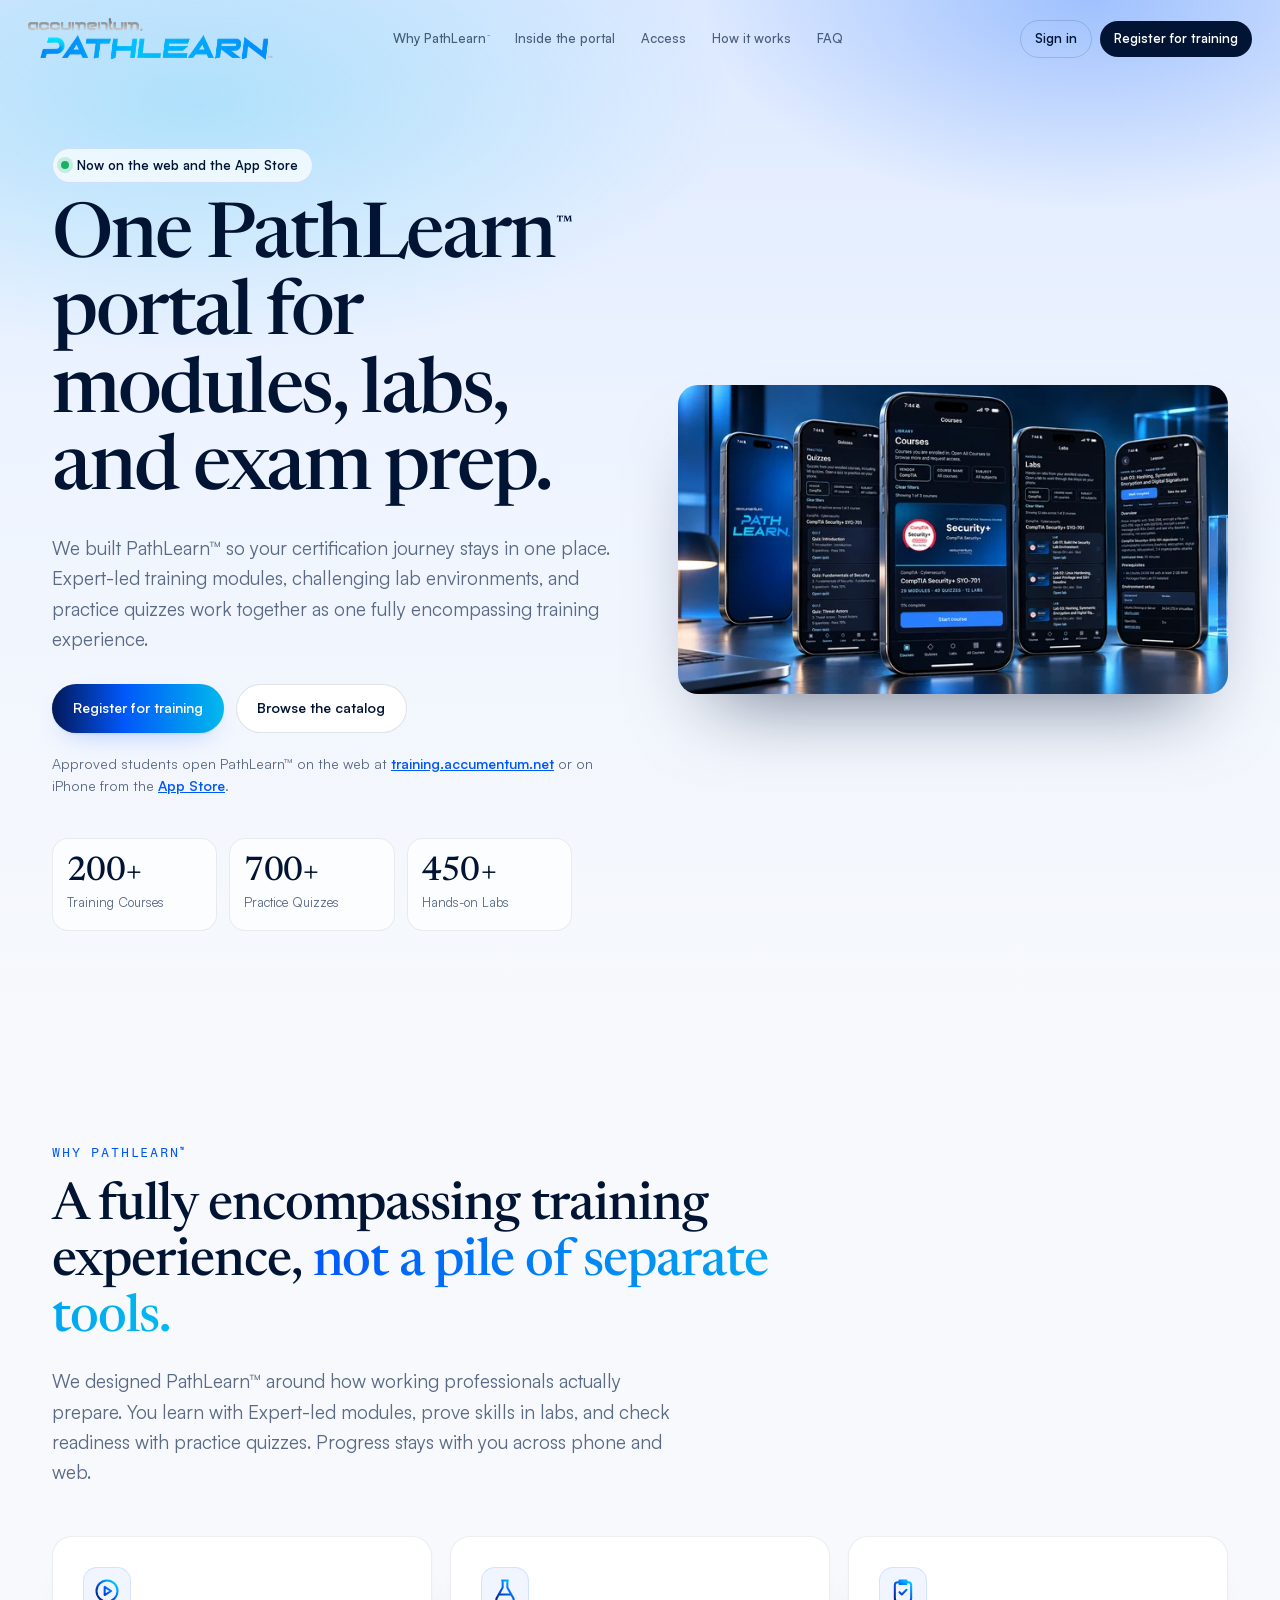
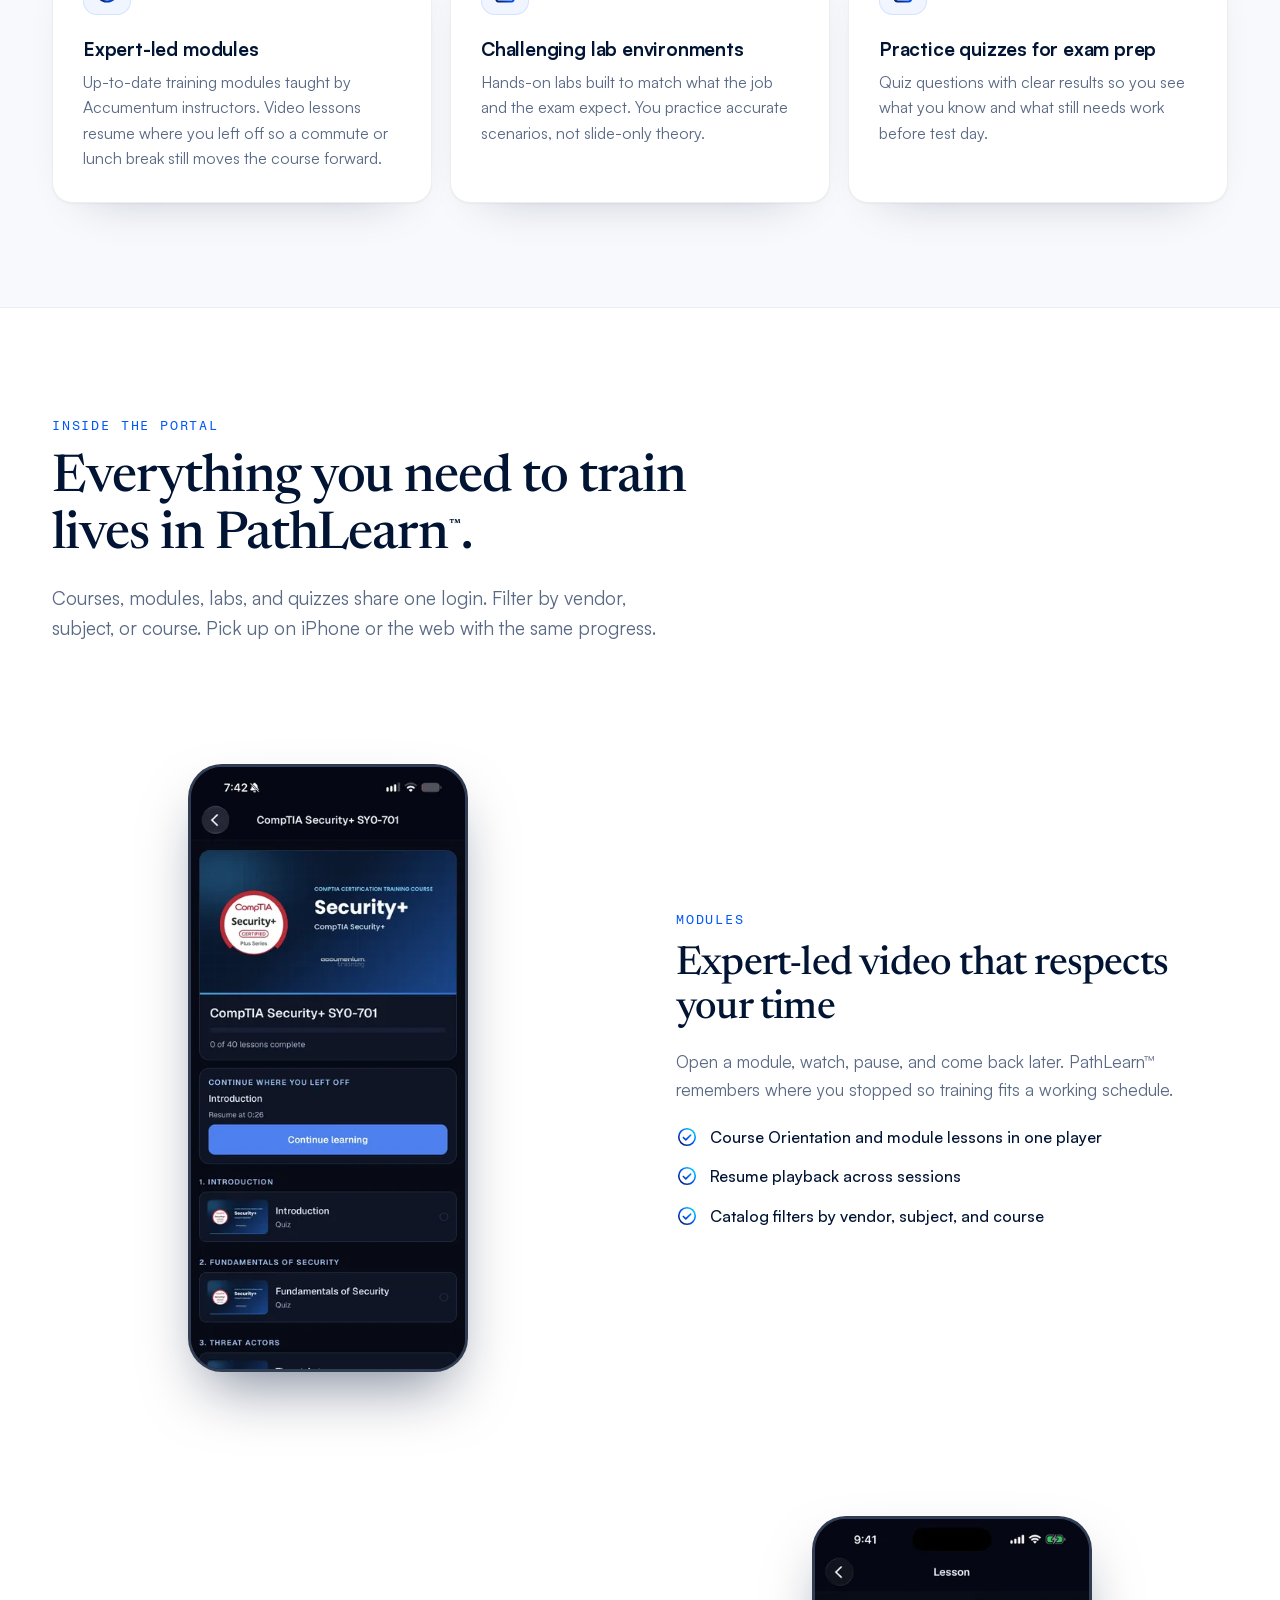
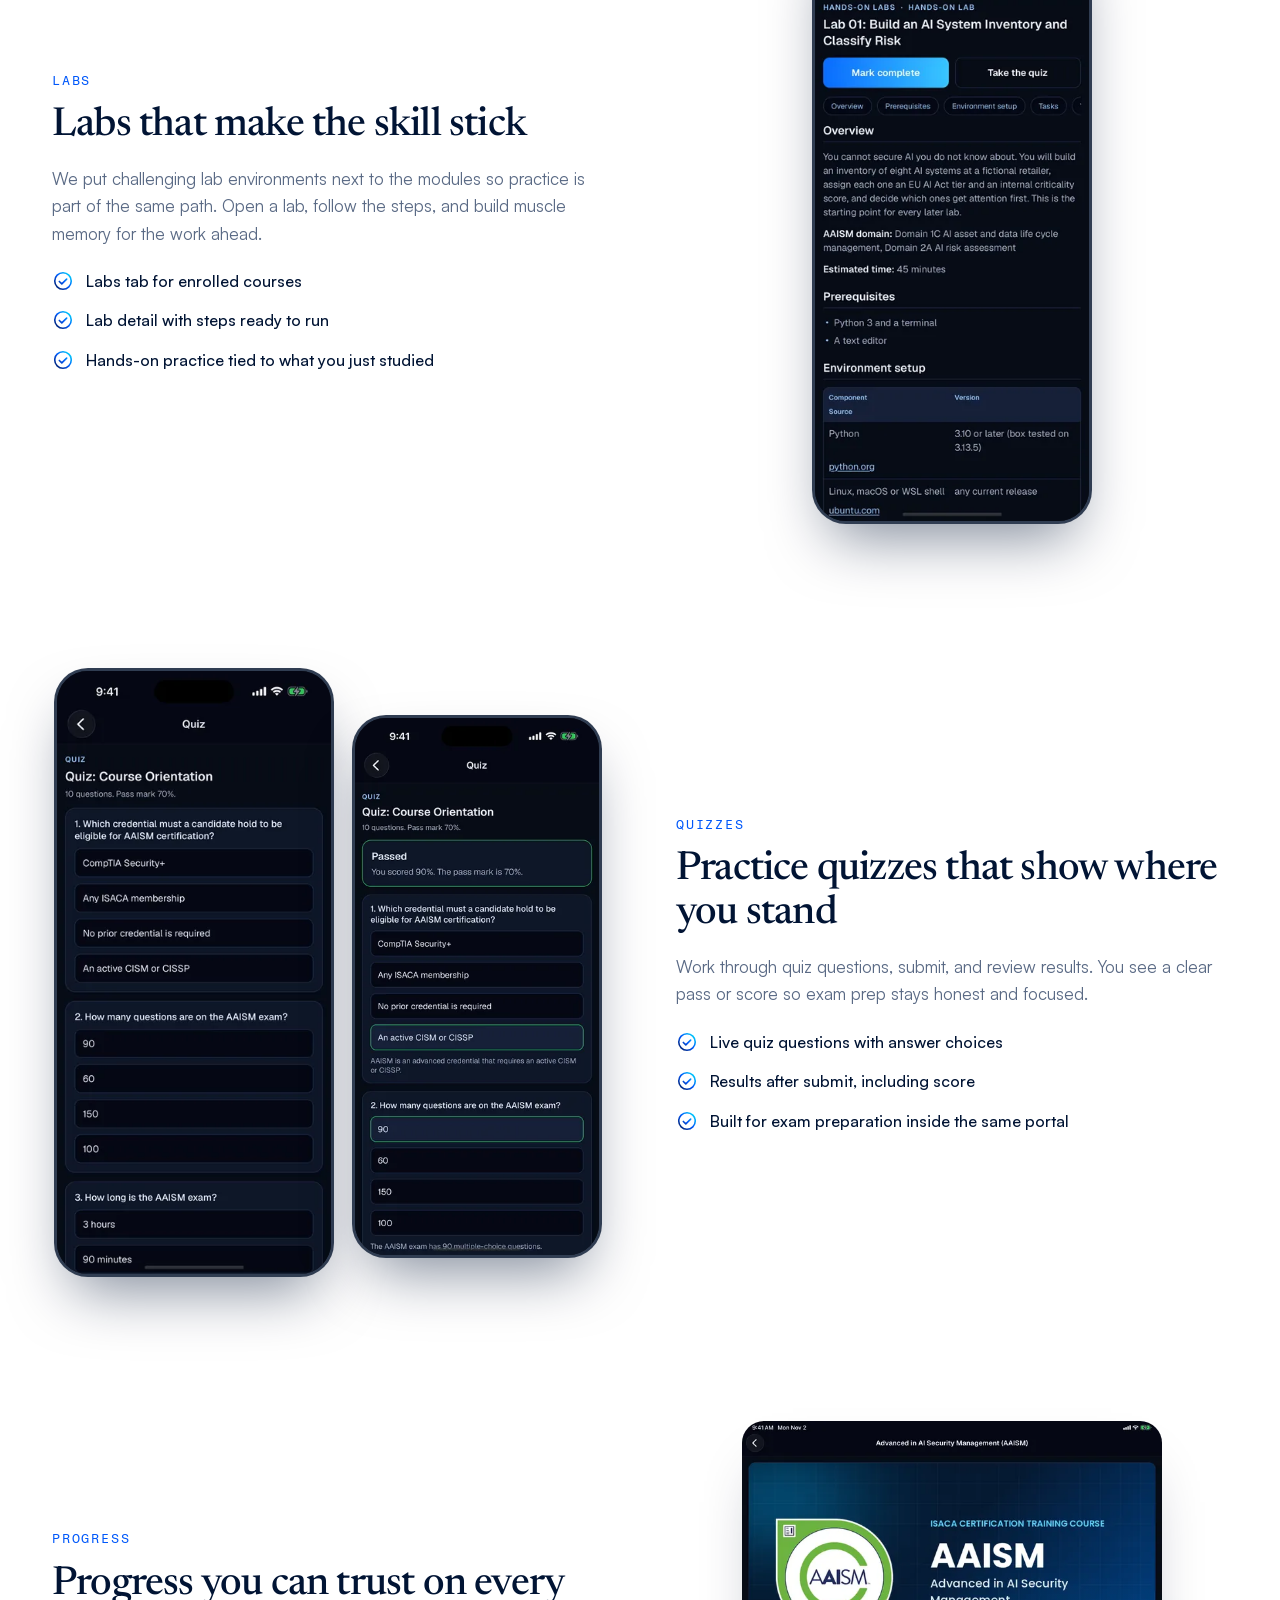
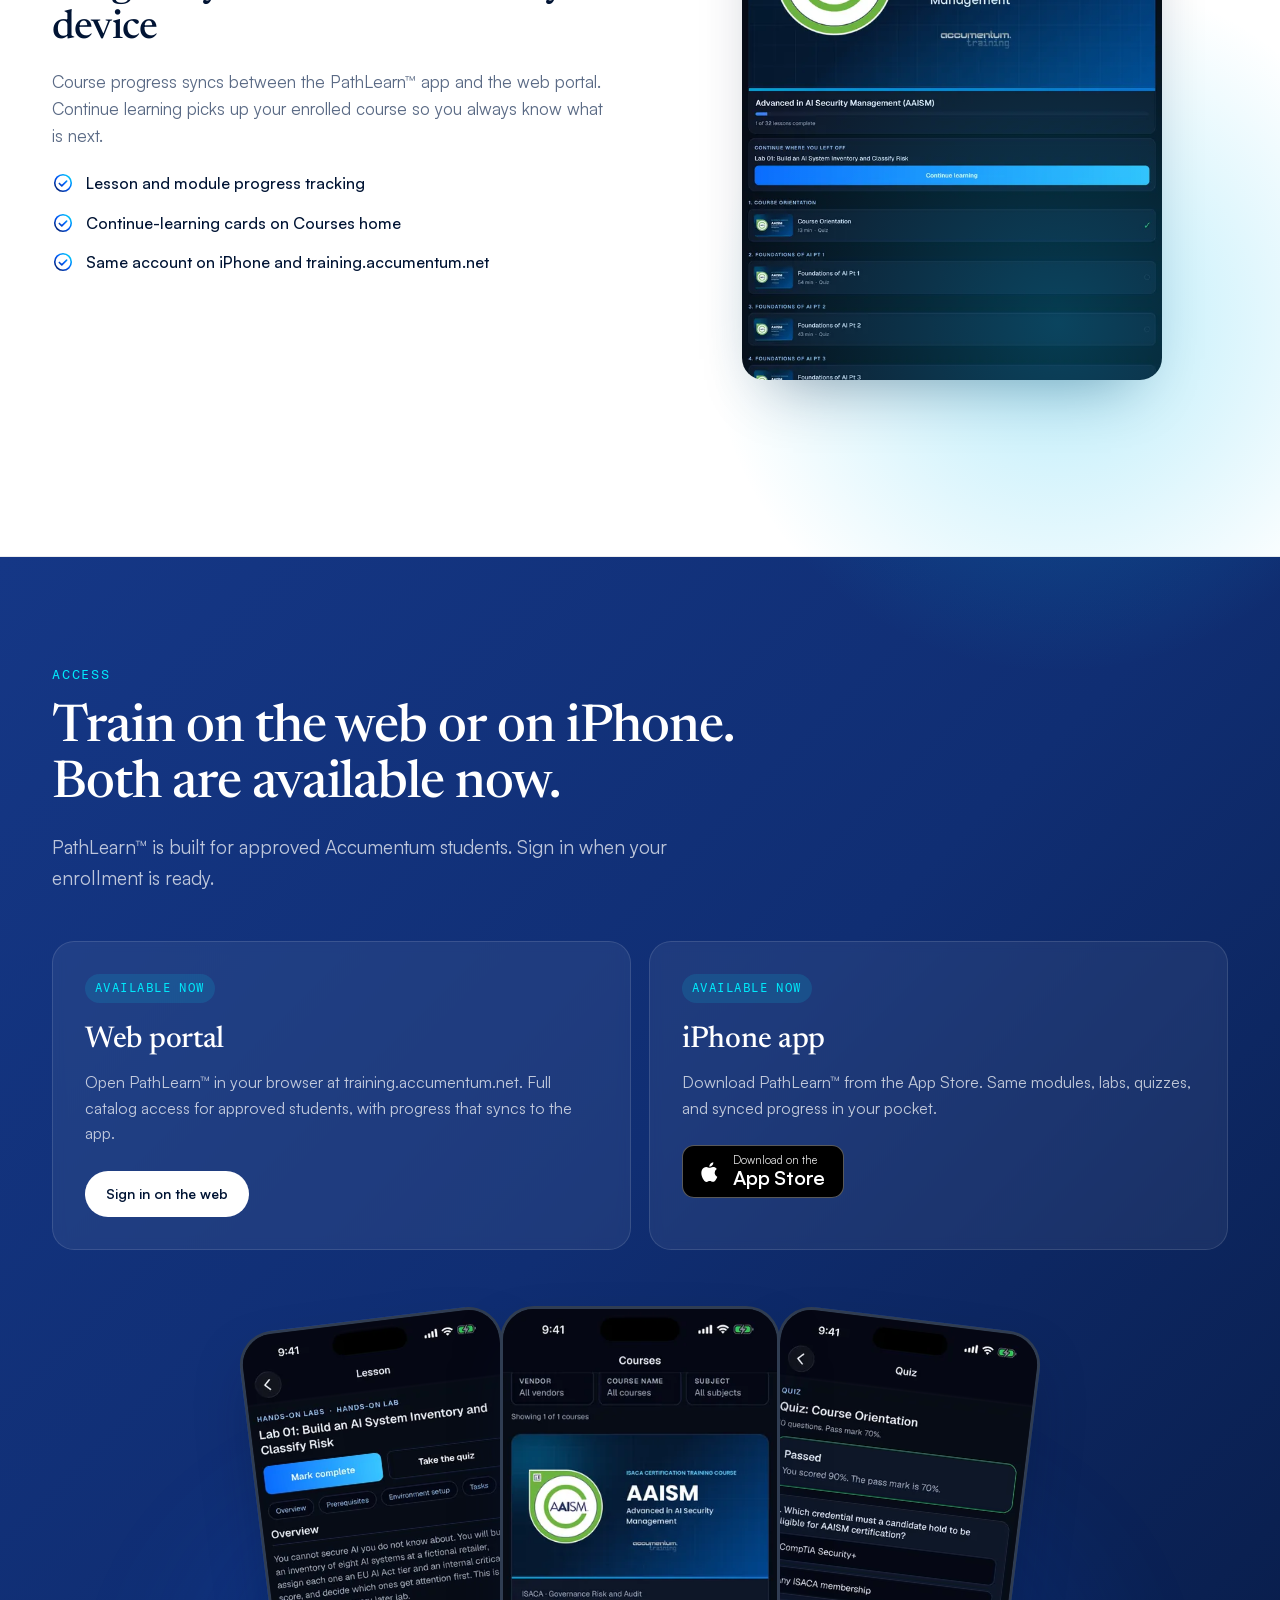
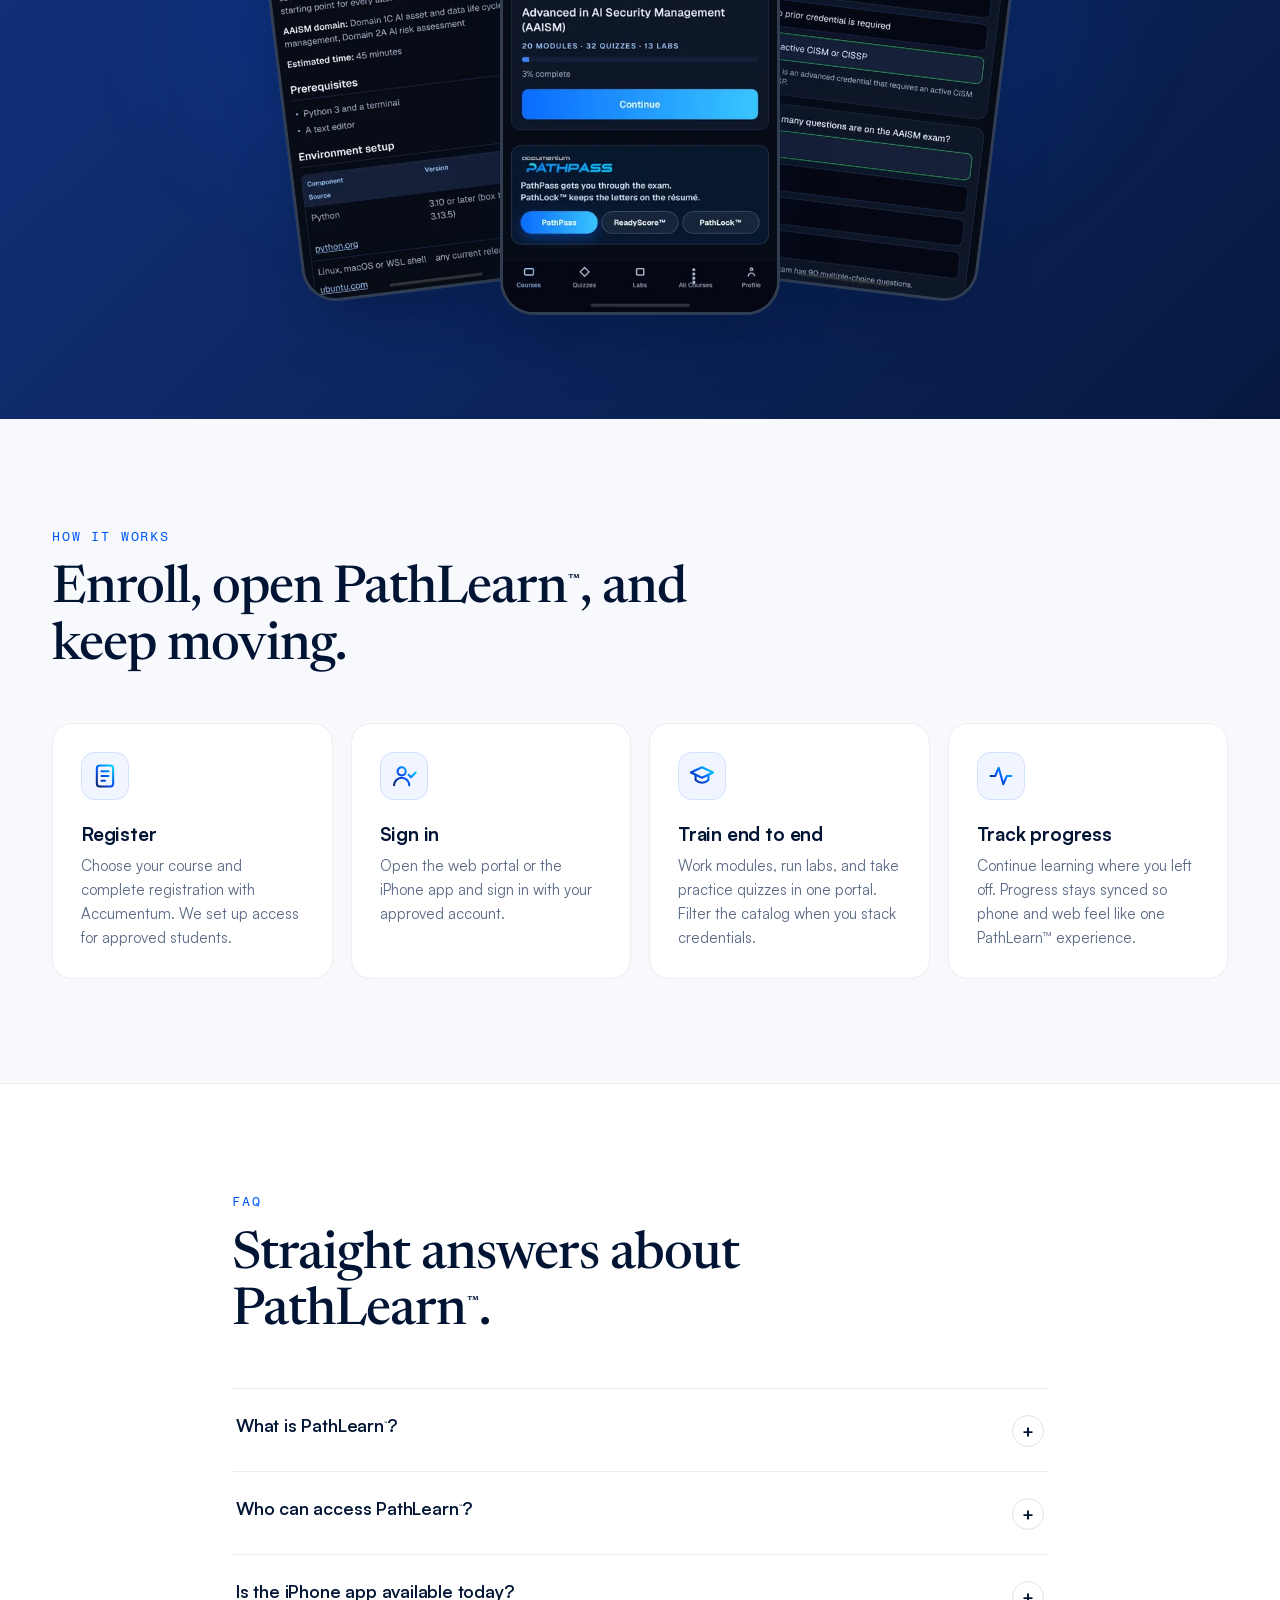
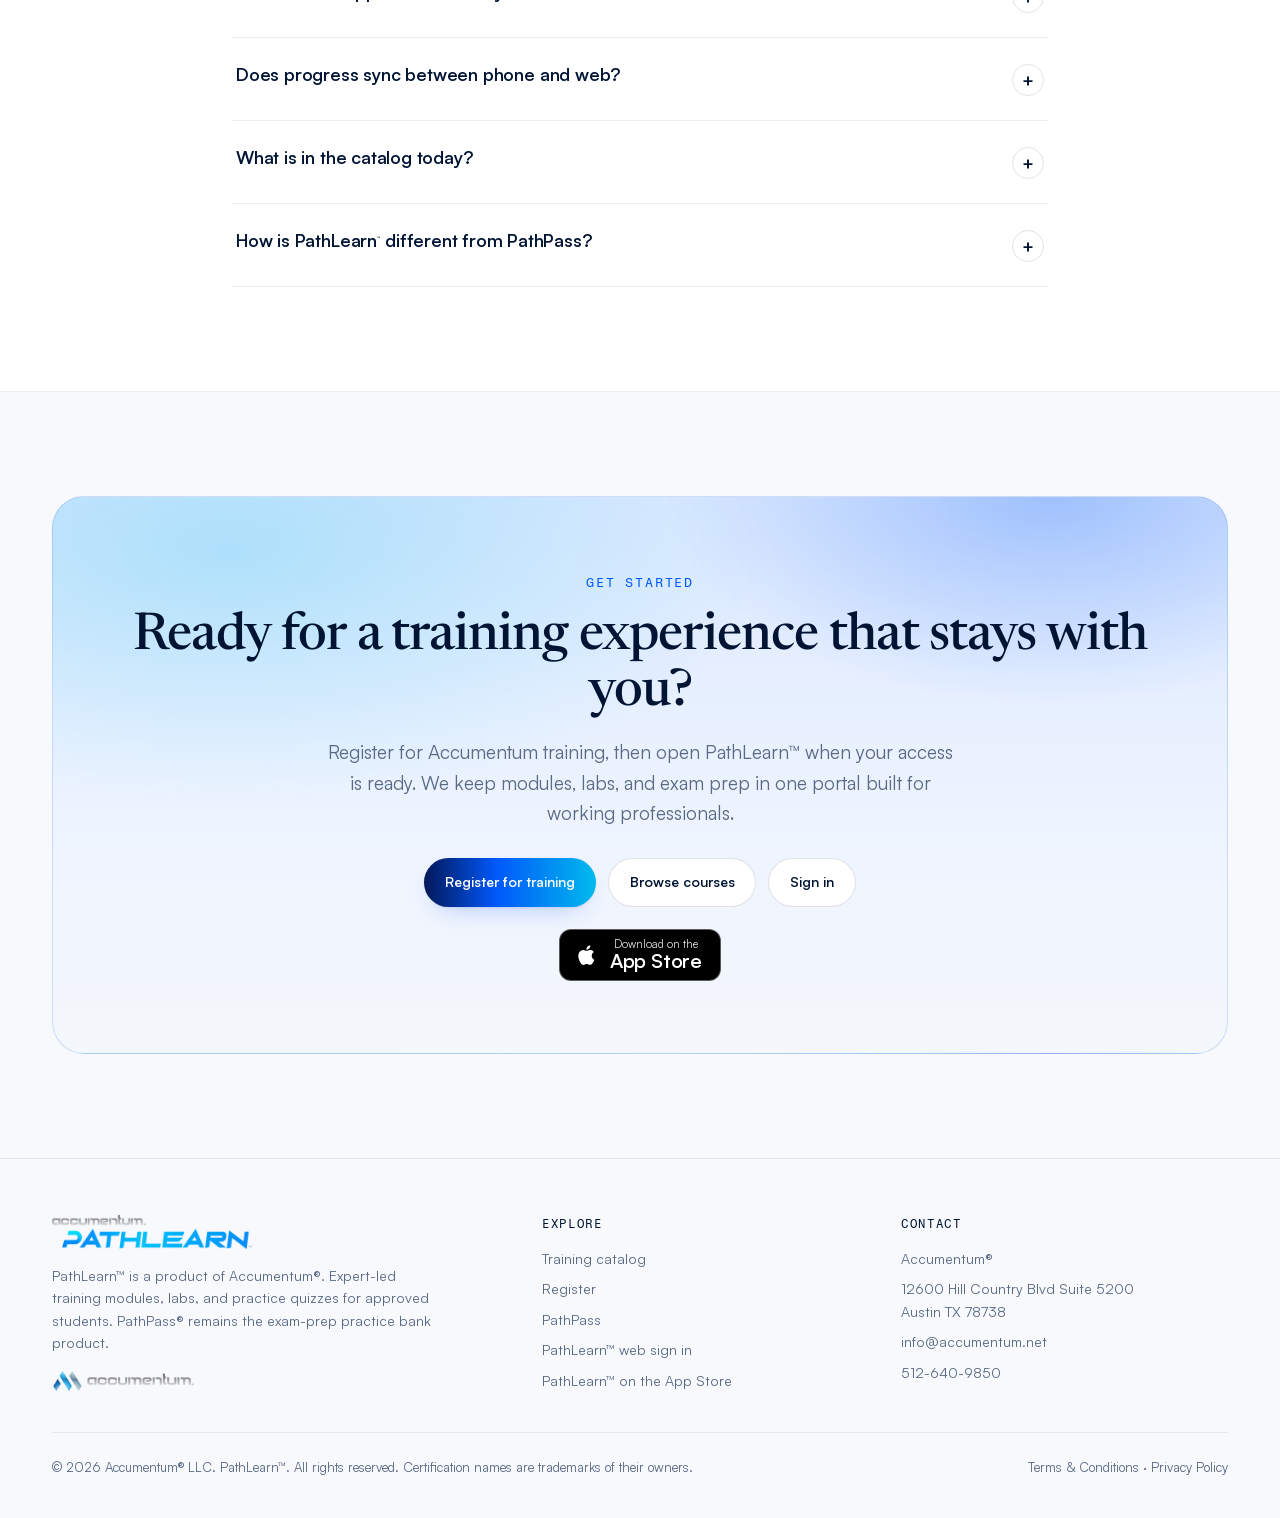
<file: index.html>
<!doctype html>
<html lang="en" class="no-js">
<head>
<meta charset="utf-8">
<meta name="viewport" content="width=device-width,initial-scale=1,viewport-fit=cover">
<title>Certification Training, Labs and Quizzes | PathLearn™</title>
<meta name="description" content="PathLearn™ is Accumentum’s certification training portal. Expert-led modules, hands-on labs and practice quizzes in one login on the web and iPhone.">
<link rel="canonical" href="https://pathlearn.net/">
<meta name="theme-color" content="#f7f9fc">
<meta property="og:type" content="website">
<meta property="og:locale" content="en_US">
<meta property="og:site_name" content="PathLearn™">
<meta property="og:title" content="PathLearn™ by Accumentum | Modules, Labs and Practice Quizzes">
<meta property="og:description" content="Expert-led training modules, hands-on labs, and practice quizzes in one portal. On the web and iPhone.">
<meta property="og:url" content="https://pathlearn.net/">
<meta property="og:image" content="https://pathlearn.net/img/og-pathlearn-v20261108.jpg">
<meta property="og:image:secure_url" content="https://pathlearn.net/img/og-pathlearn-v20261108.jpg">
<meta property="og:image:type" content="image/jpeg">
<meta property="og:image:width" content="1200"><meta property="og:image:height" content="630">
<meta property="og:image:alt" content="Accumentum PathLearn™ on a laptop and iPhone. Learn on the web. Continue on iPhone.">
<meta name="twitter:card" content="summary_large_image">
<meta name="twitter:site" content="@accumentum">
<meta name="twitter:title" content="PathLearn™ by Accumentum | Modules, Labs and Practice Quizzes">
<meta name="twitter:description" content="Expert-led training modules, hands-on labs, and practice quizzes in one portal. On the web and iPhone.">
<meta name="twitter:image" content="https://pathlearn.net/img/og-pathlearn-v20261108.jpg">
<meta name="twitter:image:alt" content="Accumentum PathLearn™ on a laptop and iPhone. Learn on the web. Continue on iPhone.">
<meta name="apple-itunes-app" content="app-id=6825093041">
<link rel="icon" href="/img/icon.png" type="image/png" sizes="300x300">
<link rel="apple-touch-icon" href="/img/apple-touch-icon.png">
<link rel="preload" href="/fonts/Satoshi-Variable.woff2" as="font" type="font/woff2" crossorigin>
<link rel="preload" href="/fonts/Newsreader-Variable.woff2" as="font" type="font/woff2" crossorigin>
<link rel="stylesheet" href="/styles.css?v=20261109seo1">
<script type="application/ld+json">{"@context":"https://schema.org","@graph":[{"@type":"Organization","@id":"https://accumentum.net/#organization","name":"Accumentum","legalName":"Accumentum, LLC","url":"https://accumentum.net/"},{"@type":"WebSite","@id":"https://pathlearn.net/#website","url":"https://pathlearn.net/","name":"PathLearn™","alternateName":"PathLearn","inLanguage":"en-US","publisher":{"@id":"https://accumentum.net/#organization"}},{"@type":"WebPage","@id":"https://pathlearn.net/#webpage","url":"https://pathlearn.net/","name":"PathLearn™ by Accumentum","isPartOf":{"@id":"https://pathlearn.net/#website"},"about":{"@id":"https://pathlearn.net/#app"},"mainEntity":{"@id":"https://pathlearn.net/#app"},"primaryImageOfPage":{"@type":"ImageObject","url":"https://pathlearn.net/img/og-pathlearn-v20261108.jpg","width":1200,"height":630},"inLanguage":"en-US","publisher":{"@id":"https://accumentum.net/#organization"}},{"@type":"MobileApplication","@id":"https://pathlearn.net/#app","name":"PathLearn","alternateName":"PathLearn™","operatingSystem":"iOS 16.4 or later","applicationCategory":"EducationalApplication","url":"https://pathlearn.net/","installUrl":"https://apps.apple.com/app/id6825093041","downloadUrl":"https://apps.apple.com/app/id6825093041","sameAs":["https://apps.apple.com/us/app/pathlearn/id6825093041","https://accumentum.net/pathlearn/"],"image":"https://pathlearn.net/img/og-pathlearn-v20261108.jpg","screenshot":["https://pathlearn.net/img/pathlearn-phone-courses-home-v20261102-540w.webp","https://pathlearn.net/img/pathlearn-phone-lab-detail-v20261102-540w.webp","https://pathlearn.net/img/pathlearn-phone-quiz-results-v20261102-360w.webp"],"offers":{"@type":"Offer","price":"0","priceCurrency":"USD","availability":"https://schema.org/InStock","url":"https://apps.apple.com/app/id6825093041"},"publisher":{"@id":"https://accumentum.net/#organization"},"author":{"@id":"https://accumentum.net/#organization"}},{"@type":"FAQPage","@id":"https://pathlearn.net/#faq","isPartOf":{"@id":"https://pathlearn.net/#webpage"},"mainEntity":[{"@type":"Question","name":"What is PathLearn™?","acceptedAnswer":{"@type":"Answer","text":"PathLearn™ is Accumentum’s training portal. Expert-led modules, hands-on labs, and practice quizzes live in one experience so your certification path stays organized instead of scattered across tools. Open a module, run a lab, then check readiness with practice quizzes using the same account on web and iPhone."}},{"@type":"Question","name":"Who can access PathLearn™?","acceptedAnswer":{"@type":"Answer","text":"PathLearn™ is for approved Accumentum students. Register for training first. When your enrollment is ready, you sign in on the web portal or in the iPhone app with your approved account. Downloading the app alone does not create enrollment. Access follows Accumentum registration and approval."}},{"@type":"Question","name":"Is the iPhone app available today?","acceptedAnswer":{"@type":"Answer","text":"Yes. PathLearn™ is available now on the App Store, and the web portal at training.accumentum.net is available for approved students. Use the same modules, labs, quizzes, and synced progress in your pocket once your enrollment is ready."}},{"@type":"Question","name":"Does progress sync between phone and web?","acceptedAnswer":{"@type":"Answer","text":"Yes. Course progress syncs across the PathLearn™ app and the web portal, so a lesson you start on one device can continue on the other. Continue-learning cards and module tracking keep the next step clear whether you train during a commute or at a desk."}},{"@type":"Question","name":"What is in the catalog today?","acceptedAnswer":{"@type":"Answer","text":"PathLearn™ covers 200+ training courses, 700+ practice quizzes, and 450+ hands-on labs for approved Accumentum students. Filter by vendor, subject, or course name to stack credentials without leaving the portal."}},{"@type":"Question","name":"How is PathLearn™ different from PathPass?","acceptedAnswer":{"@type":"Answer","text":"PathLearn™ is the training portal for Expert-led modules, hands-on labs, and practice quizzes. PathPass® is Accumentum’s separate exam-prep practice bank app. Many students use both. PathLearn™ builds the skill path. PathPass® focuses on exam-style practice questions."}}]}]}</script>
</head>
<body>
<a class="skip" href="#main">Skip to content</a>
<div class="hdr-outer" id="hdr-outer">
<header class="hdr" id="hdr">
 <div class="hdr-row">
  <span class="hdr-pill" aria-hidden="true"></span>
  <a class="brand" href="/" aria-label="PathLearn home"><img class="brand-logo" src="/img/pathlearn-logo-header.webp" srcset="/img/pathlearn-logo-header.webp 1x, /img/pathlearn-logo-hires.webp 2x" alt="PathLearn™" width="470" height="80"></a>
  <nav class="nav" aria-label="Primary"><a href="#why">Why PathLearn<span class="tm">™</span></a><a href="#inside">Inside the portal</a><a href="#access">Access</a><a href="#how">How it works</a><a href="#faq">FAQ</a></nav>
  <div class="hdr-cta"><a class="header-action header-signin" href="https://training.accumentum.net/login">Sign in</a><a class="header-action header-register" href="https://accumentum.net/registration/">Register for training</a></div>
  <button class="menu-btn" type="button" aria-expanded="false" aria-controls="mnav" aria-label="Open menu"><span class="menu-lines" aria-hidden="true"><span></span><span></span></span></button>
 </div>
</header>
</div>
<nav class="mnav" id="mnav" aria-label="Mobile" hidden>
 <a class="l" href="#why">Why PathLearn<span class="tm">™</span></a><a class="l" href="#inside">Inside the portal</a><a class="l" href="#access">Access</a><a class="l" href="#how">How it works</a><a class="l" href="#faq">FAQ</a>
 <div class="row"><a class="btn btn-secondary" href="https://training.accumentum.net/login">Sign in</a><a class="btn btn-primary" href="https://accumentum.net/registration/">Register for training</a></div>
</nav>
<main id="main">
<section class="hero">
 <div class="wrap hero-grid">
  <div>
   <span class="pill"><span class="dot" aria-hidden="true"></span>Now on the web and the App Store</span>
   <h1>One PathLearn<span class="tm">™</span> portal for modules, labs, and <span class="sweep">exam prep.</span></h1>
   <p class="lead">We built PathLearn™ so your certification journey stays in one place. Expert-led training modules, challenging lab environments, and practice quizzes work together as one fully encompassing training experience.</p>
   <div class="ctas"><a class="btn btn-primary" href="https://accumentum.net/registration/">Register for training</a><a class="btn btn-secondary" href="https://accumentum.net/training/">Browse the catalog</a></div>
   <p class="note">Approved students open PathLearn™ on the web at <a href="https://training.accumentum.net">training.accumentum.net</a> or on iPhone from the <a href="https://apps.apple.com/app/id6825093041">App Store</a>.</p>
   <div class="stats" role="list">
    <div class="stat" role="listitem"><b>200+</b><span>Training Courses</span></div>
    <div class="stat" role="listitem"><b>700+</b><span>Practice Quizzes</span></div>
    <div class="stat" role="listitem"><b>450+</b><span>Hands-on Labs</span></div>
   </div>
  </div>
  <div class="hero-suite reveal">
   <img class="suite suite-hero" src="/img/pathlearn-iphone-suite-v20261108-1672w.webp" srcset="/img/pathlearn-iphone-suite-v20261108-640w.webp 640w, /img/pathlearn-iphone-suite-v20261108-1024w.webp 1024w, /img/pathlearn-iphone-suite-v20261108-1600w.webp 1600w, /img/pathlearn-iphone-suite-v20261108-1672w.webp 1672w" sizes="(min-width:1280px) 550px, (min-width:1024px) calc((100vw - 112px)/2.05), (min-width:804px) 740px, (min-width:640px) calc(100vw - 64px), calc(100vw - 40px)" alt="Accumentum PathLearn™ iPhone Learning Suite showing courses, quizzes, and labs" width="1672" height="941" loading="eager" fetchpriority="high">
  </div>
 </div>
</section>

<section class="sec" id="why">
 <div class="wrap">
  <div class="head reveal"><span class="label">Why PathLearn<span class="tm">™</span></span><h2 class="display">A fully encompassing training experience, <span class="grad">not a pile of separate tools.</span></h2><p class="lead">We designed PathLearn™ around how working professionals actually prepare. You learn with Expert-led modules, prove skills in labs, and check readiness with practice quizzes. Progress stays with you across phone and web.</p></div>
  <div class="cards">
   <article class="card reveal"><span class="icn"><svg class="ms-icon" width="28" height="28" viewBox="0 0 24 24" fill="none" aria-hidden="true"><defs><linearGradient id="ic-mod" x1="3" y1="21" x2="21" y2="3" gradientUnits="userSpaceOnUse"><stop offset="0" stop-color="#031859"/><stop offset=".5" stop-color="#0158FA"/><stop offset="1" stop-color="#01E9FB"/></linearGradient></defs><g stroke="url(#ic-mod)" stroke-width="1.75" stroke-linecap="round" stroke-linejoin="round" style="vector-effect:non-scaling-stroke"><circle cx="12" cy="12" r="9"/><path d="M10 8.5v7l5.5-3.5z"/></g></svg></span><h3>Expert-led modules</h3><p>Up-to-date training modules taught by Accumentum instructors. Video lessons resume where you left off so a commute or lunch break still moves the course forward.</p></article>
   <article class="card reveal"><span class="icn"><svg class="ms-icon" width="28" height="28" viewBox="0 0 24 24" fill="none" aria-hidden="true"><defs><linearGradient id="ic-lab" x1="3" y1="21" x2="21" y2="3" gradientUnits="userSpaceOnUse"><stop offset="0" stop-color="#031859"/><stop offset=".5" stop-color="#0158FA"/><stop offset="1" stop-color="#01E9FB"/></linearGradient></defs><g stroke="url(#ic-lab)" stroke-width="1.75" stroke-linecap="round" stroke-linejoin="round" style="vector-effect:non-scaling-stroke"><path d="M9.5 3h5M10 3v6L4.8 18.2A1.9 1.9 0 0 0 6.5 21h11a1.9 1.9 0 0 0 1.7-2.8L14 9V3"/><path d="M7.2 15h9.6"/></g></svg></span><h3>Challenging lab environments</h3><p>Hands-on labs built to match what the job and the exam expect. You practice accurate scenarios, not slide-only theory.</p></article>
   <article class="card reveal"><span class="icn"><svg class="ms-icon" width="28" height="28" viewBox="0 0 24 24" fill="none" aria-hidden="true"><defs><linearGradient id="ic-quiz" x1="3" y1="21" x2="21" y2="3" gradientUnits="userSpaceOnUse"><stop offset="0" stop-color="#031859"/><stop offset=".5" stop-color="#0158FA"/><stop offset="1" stop-color="#01E9FB"/></linearGradient></defs><g stroke="url(#ic-quiz)" stroke-width="1.75" stroke-linecap="round" stroke-linejoin="round" style="vector-effect:non-scaling-stroke"><rect x="5" y="4.5" width="14" height="16.5" rx="2.5"/><path d="M9 3h6v3H9z"/><path d="M9 13l2 2 4-4"/></g></svg></span><h3>Practice quizzes for exam prep</h3><p>Quiz questions with clear results so you see what you know and what still needs work before test day.</p></article>
  </div>
 </div>
</section>

<section class="sec alt" id="inside">
 <div class="wrap">
  <div class="head reveal"><span class="label">Inside the portal</span><h2 class="display">Everything you need to train lives in PathLearn<span class="tm">™</span>.</h2><p class="lead">Courses, modules, labs, and quizzes share one login. Filter by vendor, subject, or course. Pick up on iPhone or the web with the same progress.</p></div>
  <div class="feat reveal">
   <div class="media"><div class="phone"><img src="/img/pathlearn-phone-securityplus-course-v20261102b-540w.webp" srcset="/img/pathlearn-phone-securityplus-course-v20261102b-360w.webp 360w, /img/pathlearn-phone-securityplus-course-v20261102b-540w.webp 540w" sizes="(min-width:1024px) 280px, (min-width:430px) 280px, 72vw" alt="Security+ course modules in PathLearn™" width="540" height="1173" loading="lazy" decoding="async"></div></div>
   <div><span class="label">Modules</span><h3>Expert-led video that respects your time</h3><p>Open a module, watch, pause, and come back later. PathLearn™ remembers where you stopped so training fits a working schedule.</p><ul class="ticks"><li><svg class="ms-icon tick-ico" width="22" height="22" viewBox="0 0 24 24" fill="none" aria-hidden="true"><defs><linearGradient id="ck-modules-1" x1="3" y1="21" x2="21" y2="3" gradientUnits="userSpaceOnUse"><stop offset="0" stop-color="#031859"/><stop offset=".5" stop-color="#0158FA"/><stop offset="1" stop-color="#01E9FB"/></linearGradient></defs><g stroke="url(#ck-modules-1)" stroke-width="1.75" stroke-linecap="round" stroke-linejoin="round" style="vector-effect:non-scaling-stroke"><circle cx="12" cy="12" r="9"/><path d="M8 12.5l2.7 2.7L16 10"/></g></svg><span>Course Orientation and module lessons in one player</span></li><li><svg class="ms-icon tick-ico" width="22" height="22" viewBox="0 0 24 24" fill="none" aria-hidden="true"><defs><linearGradient id="ck-modules-2" x1="3" y1="21" x2="21" y2="3" gradientUnits="userSpaceOnUse"><stop offset="0" stop-color="#031859"/><stop offset=".5" stop-color="#0158FA"/><stop offset="1" stop-color="#01E9FB"/></linearGradient></defs><g stroke="url(#ck-modules-2)" stroke-width="1.75" stroke-linecap="round" stroke-linejoin="round" style="vector-effect:non-scaling-stroke"><circle cx="12" cy="12" r="9"/><path d="M8 12.5l2.7 2.7L16 10"/></g></svg><span>Resume playback across sessions</span></li><li><svg class="ms-icon tick-ico" width="22" height="22" viewBox="0 0 24 24" fill="none" aria-hidden="true"><defs><linearGradient id="ck-modules-3" x1="3" y1="21" x2="21" y2="3" gradientUnits="userSpaceOnUse"><stop offset="0" stop-color="#031859"/><stop offset=".5" stop-color="#0158FA"/><stop offset="1" stop-color="#01E9FB"/></linearGradient></defs><g stroke="url(#ck-modules-3)" stroke-width="1.75" stroke-linecap="round" stroke-linejoin="round" style="vector-effect:non-scaling-stroke"><circle cx="12" cy="12" r="9"/><path d="M8 12.5l2.7 2.7L16 10"/></g></svg><span>Catalog filters by vendor, subject, and course</span></li></ul></div>
  </div>
  <div class="feat flip reveal">
   <div class="media"><div class="phone"><img src="/img/pathlearn-phone-lab-detail-v20261102-540w.webp" srcset="/img/pathlearn-phone-lab-detail-v20261102-360w.webp 360w, /img/pathlearn-phone-lab-detail-v20261102-540w.webp 540w" sizes="(min-width:1024px) 280px, (min-width:430px) 280px, 72vw" alt="PathLearn™ lab detail with steps" width="540" height="1173" loading="lazy" decoding="async"></div></div>
   <div><span class="label">Labs</span><h3>Labs that make the skill stick</h3><p>We put challenging lab environments next to the modules so practice is part of the same path. Open a lab, follow the steps, and build muscle memory for the work ahead.</p><ul class="ticks"><li><svg class="ms-icon tick-ico" width="22" height="22" viewBox="0 0 24 24" fill="none" aria-hidden="true"><defs><linearGradient id="ck-labs-1" x1="3" y1="21" x2="21" y2="3" gradientUnits="userSpaceOnUse"><stop offset="0" stop-color="#031859"/><stop offset=".5" stop-color="#0158FA"/><stop offset="1" stop-color="#01E9FB"/></linearGradient></defs><g stroke="url(#ck-labs-1)" stroke-width="1.75" stroke-linecap="round" stroke-linejoin="round" style="vector-effect:non-scaling-stroke"><circle cx="12" cy="12" r="9"/><path d="M8 12.5l2.7 2.7L16 10"/></g></svg><span>Labs tab for enrolled courses</span></li><li><svg class="ms-icon tick-ico" width="22" height="22" viewBox="0 0 24 24" fill="none" aria-hidden="true"><defs><linearGradient id="ck-labs-2" x1="3" y1="21" x2="21" y2="3" gradientUnits="userSpaceOnUse"><stop offset="0" stop-color="#031859"/><stop offset=".5" stop-color="#0158FA"/><stop offset="1" stop-color="#01E9FB"/></linearGradient></defs><g stroke="url(#ck-labs-2)" stroke-width="1.75" stroke-linecap="round" stroke-linejoin="round" style="vector-effect:non-scaling-stroke"><circle cx="12" cy="12" r="9"/><path d="M8 12.5l2.7 2.7L16 10"/></g></svg><span>Lab detail with steps ready to run</span></li><li><svg class="ms-icon tick-ico" width="22" height="22" viewBox="0 0 24 24" fill="none" aria-hidden="true"><defs><linearGradient id="ck-labs-3" x1="3" y1="21" x2="21" y2="3" gradientUnits="userSpaceOnUse"><stop offset="0" stop-color="#031859"/><stop offset=".5" stop-color="#0158FA"/><stop offset="1" stop-color="#01E9FB"/></linearGradient></defs><g stroke="url(#ck-labs-3)" stroke-width="1.75" stroke-linecap="round" stroke-linejoin="round" style="vector-effect:non-scaling-stroke"><circle cx="12" cy="12" r="9"/><path d="M8 12.5l2.7 2.7L16 10"/></g></svg><span>Hands-on practice tied to what you just studied</span></li></ul></div>
  </div>
  <div class="feat reveal">
   <div class="media media-pair"><div class="phone"><img src="/img/pathlearn-phone-quiz-question-v20261102-360w.webp" alt="PathLearn™ live quiz question" width="360" height="782" loading="lazy" decoding="async"></div><div class="phone"><img src="/img/pathlearn-phone-quiz-results-v20261102-360w.webp" alt="PathLearn™ quiz results with score" width="360" height="782" loading="lazy" decoding="async"></div></div>
   <div><span class="label">Quizzes</span><h3>Practice quizzes that show where you stand</h3><p>Work through quiz questions, submit, and review results. You see a clear pass or score so exam prep stays honest and focused.</p><ul class="ticks"><li><svg class="ms-icon tick-ico" width="22" height="22" viewBox="0 0 24 24" fill="none" aria-hidden="true"><defs><linearGradient id="ck-quizzes-1" x1="3" y1="21" x2="21" y2="3" gradientUnits="userSpaceOnUse"><stop offset="0" stop-color="#031859"/><stop offset=".5" stop-color="#0158FA"/><stop offset="1" stop-color="#01E9FB"/></linearGradient></defs><g stroke="url(#ck-quizzes-1)" stroke-width="1.75" stroke-linecap="round" stroke-linejoin="round" style="vector-effect:non-scaling-stroke"><circle cx="12" cy="12" r="9"/><path d="M8 12.5l2.7 2.7L16 10"/></g></svg><span>Live quiz questions with answer choices</span></li><li><svg class="ms-icon tick-ico" width="22" height="22" viewBox="0 0 24 24" fill="none" aria-hidden="true"><defs><linearGradient id="ck-quizzes-2" x1="3" y1="21" x2="21" y2="3" gradientUnits="userSpaceOnUse"><stop offset="0" stop-color="#031859"/><stop offset=".5" stop-color="#0158FA"/><stop offset="1" stop-color="#01E9FB"/></linearGradient></defs><g stroke="url(#ck-quizzes-2)" stroke-width="1.75" stroke-linecap="round" stroke-linejoin="round" style="vector-effect:non-scaling-stroke"><circle cx="12" cy="12" r="9"/><path d="M8 12.5l2.7 2.7L16 10"/></g></svg><span>Results after submit, including score</span></li><li><svg class="ms-icon tick-ico" width="22" height="22" viewBox="0 0 24 24" fill="none" aria-hidden="true"><defs><linearGradient id="ck-quizzes-3" x1="3" y1="21" x2="21" y2="3" gradientUnits="userSpaceOnUse"><stop offset="0" stop-color="#031859"/><stop offset=".5" stop-color="#0158FA"/><stop offset="1" stop-color="#01E9FB"/></linearGradient></defs><g stroke="url(#ck-quizzes-3)" stroke-width="1.75" stroke-linecap="round" stroke-linejoin="round" style="vector-effect:non-scaling-stroke"><circle cx="12" cy="12" r="9"/><path d="M8 12.5l2.7 2.7L16 10"/></g></svg><span>Built for exam preparation inside the same portal</span></li></ul></div>
  </div>
  <div class="feat flip reveal">
   <div class="media tablet"><img src="/img/pathlearn-ipad-course-progress-v20261102-960w.webp" srcset="/img/pathlearn-ipad-course-progress-v20261102-640w.webp 640w, /img/pathlearn-ipad-course-progress-v20261102-960w.webp 960w" sizes="(min-width:1024px) 420px, (min-width:420px) 380px, calc(100vw - 40px)" alt="PathLearn™ course progress on iPad" width="960" height="1280" loading="lazy" decoding="async"></div>
   <div><span class="label">Progress</span><h3>Progress you can trust on every device</h3><p>Course progress syncs between the PathLearn™ app and the web portal. Continue learning picks up your enrolled course so you always know what is next.</p><ul class="ticks"><li><svg class="ms-icon tick-ico" width="22" height="22" viewBox="0 0 24 24" fill="none" aria-hidden="true"><defs><linearGradient id="ck-progress-1" x1="3" y1="21" x2="21" y2="3" gradientUnits="userSpaceOnUse"><stop offset="0" stop-color="#031859"/><stop offset=".5" stop-color="#0158FA"/><stop offset="1" stop-color="#01E9FB"/></linearGradient></defs><g stroke="url(#ck-progress-1)" stroke-width="1.75" stroke-linecap="round" stroke-linejoin="round" style="vector-effect:non-scaling-stroke"><circle cx="12" cy="12" r="9"/><path d="M8 12.5l2.7 2.7L16 10"/></g></svg><span>Lesson and module progress tracking</span></li><li><svg class="ms-icon tick-ico" width="22" height="22" viewBox="0 0 24 24" fill="none" aria-hidden="true"><defs><linearGradient id="ck-progress-2" x1="3" y1="21" x2="21" y2="3" gradientUnits="userSpaceOnUse"><stop offset="0" stop-color="#031859"/><stop offset=".5" stop-color="#0158FA"/><stop offset="1" stop-color="#01E9FB"/></linearGradient></defs><g stroke="url(#ck-progress-2)" stroke-width="1.75" stroke-linecap="round" stroke-linejoin="round" style="vector-effect:non-scaling-stroke"><circle cx="12" cy="12" r="9"/><path d="M8 12.5l2.7 2.7L16 10"/></g></svg><span>Continue-learning cards on Courses home</span></li><li><svg class="ms-icon tick-ico" width="22" height="22" viewBox="0 0 24 24" fill="none" aria-hidden="true"><defs><linearGradient id="ck-progress-3" x1="3" y1="21" x2="21" y2="3" gradientUnits="userSpaceOnUse"><stop offset="0" stop-color="#031859"/><stop offset=".5" stop-color="#0158FA"/><stop offset="1" stop-color="#01E9FB"/></linearGradient></defs><g stroke="url(#ck-progress-3)" stroke-width="1.75" stroke-linecap="round" stroke-linejoin="round" style="vector-effect:non-scaling-stroke"><circle cx="12" cy="12" r="9"/><path d="M8 12.5l2.7 2.7L16 10"/></g></svg><span>Same account on iPhone and training.accumentum.net</span></li></ul></div>
  </div>
 </div>
</section>

<section class="sec banner" id="access">
 <div class="wrap">
  <div class="head reveal"><span class="label">Access</span><h2 class="display">Train on the web or on iPhone. Both are available now.</h2><p class="lead">PathLearn™ is built for approved Accumentum students. Sign in when your enrollment is ready.</p></div>
  <div class="acc">
   <div class="acard reveal"><span class="tag">Available now</span><h3>Web portal</h3><p>Open PathLearn™ in your browser at training.accumentum.net. Full catalog access for approved students, with progress that syncs to the app.</p><a class="btn btn-light" href="https://training.accumentum.net/login">Sign in on the web</a></div>
   <div class="acard reveal"><span class="tag">Available now</span><h3>iPhone app</h3><p>Download PathLearn™ from the App Store. Same modules, labs, quizzes, and synced progress in your pocket.</p><a class="appstore" href="https://apps.apple.com/app/id6825093041" rel="noopener" aria-label="Download PathLearn on the App Store"><svg viewBox="0 0 24 24" aria-hidden="true"><path d="M16.37 12.6c-.02-2.3 1.88-3.4 1.96-3.46-1.07-1.56-2.73-1.78-3.32-1.8-1.41-.14-2.76.83-3.48.83-.72 0-1.82-.81-3-.79-1.54.02-2.96.9-3.76 2.28-1.6 2.78-.41 6.9 1.15 9.16.76 1.1 1.67 2.34 2.86 2.3 1.15-.05 1.58-.74 2.97-.74 1.38 0 1.77.74 2.98.72 1.23-.02 2.01-1.12 2.77-2.23.87-1.28 1.23-2.52 1.25-2.58-.03-.01-2.4-.92-2.42-3.66zM14.1 5.84c.63-.77 1.06-1.83.94-2.89-.91.04-2.01.61-2.66 1.37-.58.68-1.1 1.76-.96 2.8 1.01.08 2.05-.52 2.68-1.28z"/></svg><span><small>Download on the</small><strong>App Store</strong></span></a></div>
  </div>
  <div class="stage stage-lower reveal">
   <div class="glow"></div>
   <div class="phone side l"><img src="/img/pathlearn-phone-lab-detail-v20261102-360w.webp" alt="PathLearn™ lab detail screen on iPhone" width="360" height="782" loading="lazy" decoding="async"></div>
   <div class="phone main"><img src="/img/pathlearn-phone-courses-home-v20261102-540w.webp" srcset="/img/pathlearn-phone-courses-home-v20261102-360w.webp 360w, /img/pathlearn-phone-courses-home-v20261102-540w.webp 540w" sizes="(min-width:904px) 280px, (min-width:640px) calc((100vw - 64px)/3), calc((100vw - 40px)/3)" alt="PathLearn™ Courses home with continue learning on iPhone" width="540" height="1173" loading="lazy" decoding="async"></div>
   <div class="phone side r"><img src="/img/pathlearn-phone-quiz-results-v20261102-360w.webp" alt="PathLearn™ practice quiz results on iPhone" width="360" height="782" loading="lazy" decoding="async"></div>
  </div>
 </div>
</section>

<section class="sec" id="how">
 <div class="wrap">
  <div class="head reveal"><span class="label">How it works</span><h2 class="display">Enroll, open PathLearn<span class="tm">™</span>, and keep moving.</h2></div>
  <ol class="steps" style="list-style:none;padding:0;margin:0">
   <li class="step reveal"><span class="icn"><svg class="ms-icon" width="28" height="28" viewBox="0 0 24 24" fill="none" aria-hidden="true"><defs><linearGradient id="ic-reg" x1="3" y1="21" x2="21" y2="3" gradientUnits="userSpaceOnUse"><stop offset="0" stop-color="#031859"/><stop offset=".5" stop-color="#0158FA"/><stop offset="1" stop-color="#01E9FB"/></linearGradient></defs><g stroke="url(#ic-reg)" stroke-width="1.75" stroke-linecap="round" stroke-linejoin="round" style="vector-effect:non-scaling-stroke"><rect x="5" y="3" width="14" height="18" rx="2.5"/><path d="M9 8h6M9 12h6M9 16h3"/></g></svg></span><h3>Register</h3><p>Choose your course and complete registration with Accumentum. We set up access for approved students.</p></li>
   <li class="step reveal"><span class="icn"><svg class="ms-icon" width="28" height="28" viewBox="0 0 24 24" fill="none" aria-hidden="true"><defs><linearGradient id="ic-signin" x1="3" y1="21" x2="21" y2="3" gradientUnits="userSpaceOnUse"><stop offset="0" stop-color="#031859"/><stop offset=".5" stop-color="#0158FA"/><stop offset="1" stop-color="#01E9FB"/></linearGradient></defs><g stroke="url(#ic-signin)" stroke-width="1.75" stroke-linecap="round" stroke-linejoin="round" style="vector-effect:non-scaling-stroke"><circle cx="10" cy="8" r="3.5"/><path d="M3.5 20a6.5 6.5 0 0 1 13 0M16 11l2 2 4-4"/></g></svg></span><h3>Sign in</h3><p>Open the web portal or the iPhone app and sign in with your approved account.</p></li>
   <li class="step reveal"><span class="icn"><svg class="ms-icon" width="28" height="28" viewBox="0 0 24 24" fill="none" aria-hidden="true"><defs><linearGradient id="ic-train" x1="3" y1="21" x2="21" y2="3" gradientUnits="userSpaceOnUse"><stop offset="0" stop-color="#031859"/><stop offset=".5" stop-color="#0158FA"/><stop offset="1" stop-color="#01E9FB"/></linearGradient></defs><g stroke="url(#ic-train)" stroke-width="1.75" stroke-linecap="round" stroke-linejoin="round" style="vector-effect:non-scaling-stroke"><path d="M2.5 9 12 4.5 21.5 9 12 13.5z"/><path d="M6.5 11v4.5c1.5 1.5 3.5 2.2 5.5 2.2s4-.7 5.5-2.2V11"/></g></svg></span><h3>Train end to end</h3><p>Work modules, run labs, and take practice quizzes in one portal. Filter the catalog when you stack credentials.</p></li>
   <li class="step reveal"><span class="icn"><svg class="ms-icon" width="28" height="28" viewBox="0 0 24 24" fill="none" aria-hidden="true"><defs><linearGradient id="ic-prog" x1="3" y1="21" x2="21" y2="3" gradientUnits="userSpaceOnUse"><stop offset="0" stop-color="#031859"/><stop offset=".5" stop-color="#0158FA"/><stop offset="1" stop-color="#01E9FB"/></linearGradient></defs><g stroke="url(#ic-prog)" stroke-width="1.75" stroke-linecap="round" stroke-linejoin="round" style="vector-effect:non-scaling-stroke"><path d="M3 12h4l3-7 4 14 3-7h4"/></g></svg></span><h3>Track progress</h3><p>Continue learning where you left off. Progress stays synced so phone and web feel like one PathLearn™ experience.</p></li>
  </ol>
 </div>
</section>

<section class="sec alt" id="faq">
 <div class="narrow">
  <div class="head reveal"><span class="label">FAQ</span><h2 class="display">Straight answers about PathLearn<span class="tm">™</span>.</h2></div>
  <div class="faq reveal">
   <div class="q">
    <h3 style="margin:0"><button type="button" aria-expanded="false" aria-controls="a1" id="q1"><span class="q-label">What is PathLearn<span class="tm">™</span>?</span><span class="ic" aria-hidden="true">+</span></button></h3>
    <div class="a" id="a1" role="region" aria-labelledby="q1" inert aria-hidden="true"><div>
     <p>PathLearn™ is Accumentum’s training portal. Expert-led modules, hands-on labs, and practice quizzes live in one experience so your certification path stays organized instead of scattered across tools.</p>
     <p>Open a module, run a lab, then check readiness with practice quizzes using the same account on web and iPhone.</p>
     <p class="faq-cta"><a class="btn btn-secondary" href="https://accumentum.net/training/">Browse the catalog</a></p>
    </div></div>
   </div>
   <div class="q">
    <h3 style="margin:0"><button type="button" aria-expanded="false" aria-controls="a2" id="q2"><span class="q-label">Who can access PathLearn<span class="tm">™</span>?</span><span class="ic" aria-hidden="true">+</span></button></h3>
    <div class="a" id="a2" role="region" aria-labelledby="q2" inert aria-hidden="true"><div>
     <p>PathLearn™ is for approved Accumentum students. Register for training first. When your enrollment is ready, you sign in on the web portal or in the iPhone app with your approved account.</p>
     <p>Downloading the app alone does not create enrollment. Access follows Accumentum registration and approval.</p>
     <p class="faq-cta"><a class="btn btn-primary" href="https://accumentum.net/registration/">Register for training</a> <a class="btn btn-secondary" href="https://training.accumentum.net/login">Sign in</a></p>
    </div></div>
   </div>
   <div class="q">
    <h3 style="margin:0"><button type="button" aria-expanded="false" aria-controls="a3" id="q3"><span class="q-label">Is the iPhone app available today?</span><span class="ic" aria-hidden="true">+</span></button></h3>
    <div class="a" id="a3" role="region" aria-labelledby="q3" inert aria-hidden="true"><div>
     <p>Yes. PathLearn™ is available now on the App Store, and the web portal at training.accumentum.net is available for approved students.</p>
     <p>Use the same modules, labs, quizzes, and synced progress in your pocket once your enrollment is ready.</p>
     <p class="faq-cta"><a class="btn btn-secondary" href="https://apps.apple.com/app/id6825093041" rel="noopener">Get it on the App Store</a> <a class="btn btn-secondary" href="https://training.accumentum.net/login">Open the web portal</a></p>
    </div></div>
   </div>
   <div class="q">
    <h3 style="margin:0"><button type="button" aria-expanded="false" aria-controls="a4" id="q4"><span class="q-label">Does progress sync between phone and web?</span><span class="ic" aria-hidden="true">+</span></button></h3>
    <div class="a" id="a4" role="region" aria-labelledby="q4" inert aria-hidden="true"><div>
     <p>Yes. Course progress syncs across the PathLearn™ app and the web portal, so a lesson you start on one device can continue on the other.</p>
     <p>Continue-learning cards and module tracking keep the next step clear whether you train during a commute or at a desk.</p>
     <p class="faq-cta"><a class="btn btn-secondary" href="https://training.accumentum.net/login">Continue on the web</a></p>
    </div></div>
   </div>
   <div class="q">
    <h3 style="margin:0"><button type="button" aria-expanded="false" aria-controls="a5" id="q5"><span class="q-label">What is in the catalog today?</span><span class="ic" aria-hidden="true">+</span></button></h3>
    <div class="a" id="a5" role="region" aria-labelledby="q5" inert aria-hidden="true"><div>
     <p>PathLearn™ covers 200+ training courses, 700+ practice quizzes, and 450+ hands-on labs for approved Accumentum students.</p>
     <p>Filter by vendor, subject, or course name to stack credentials without leaving the portal.</p>
     <p class="faq-cta"><a class="btn btn-secondary" href="https://accumentum.net/training/">Explore courses</a></p>
    </div></div>
   </div>
   <div class="q">
    <h3 style="margin:0"><button type="button" aria-expanded="false" aria-controls="a6" id="q6"><span class="q-label">How is PathLearn<span class="tm">™</span> different from PathPass?</span><span class="ic" aria-hidden="true">+</span></button></h3>
    <div class="a" id="a6" role="region" aria-labelledby="q6" inert aria-hidden="true"><div>
     <p>PathLearn™ is the training portal for Expert-led modules, hands-on labs, and practice quizzes. PathPass® is Accumentum’s separate exam-prep practice bank app.</p>
     <p>Many students use both. PathLearn™ builds the skill path. PathPass® focuses on exam-style practice questions.</p>
     <p class="faq-cta"><a class="btn btn-secondary" href="https://accumentum.net/pathpass/">Learn about PathPass</a> <a class="btn btn-secondary" href="https://accumentum.net/training/">See PathLearn courses</a></p>
    </div></div>
   </div>
  </div>
 </div>
</section>

<section class="sec">
 <div class="wrap">
  <div class="final reveal"><span class="label">Get started</span><h2 class="display" style="margin-top:14px">Ready for a training experience that stays with you?</h2><p class="lead">Register for Accumentum training, then open PathLearn™ when your access is ready. We keep modules, labs, and exam prep in one portal built for working professionals.</p>
   <div class="ctas"><a class="btn btn-primary" href="https://accumentum.net/registration/">Register for training</a><a class="btn btn-secondary" href="https://accumentum.net/training/">Browse courses</a><a class="btn btn-secondary" href="https://training.accumentum.net/login">Sign in</a></div>
   <div style="margin-top:22px;display:flex;justify-content:center"><a class="appstore" href="https://apps.apple.com/app/id6825093041" rel="noopener" aria-label="Download PathLearn on the App Store"><svg viewBox="0 0 24 24" aria-hidden="true"><path d="M16.37 12.6c-.02-2.3 1.88-3.4 1.96-3.46-1.07-1.56-2.73-1.78-3.32-1.8-1.41-.14-2.76.83-3.48.83-.72 0-1.82-.81-3-.79-1.54.02-2.96.9-3.76 2.28-1.6 2.78-.41 6.9 1.15 9.16.76 1.1 1.67 2.34 2.86 2.3 1.15-.05 1.58-.74 2.97-.74 1.38 0 1.77.74 2.98.72 1.23-.02 2.01-1.12 2.77-2.23.87-1.28 1.23-2.52 1.25-2.58-.03-.01-2.4-.92-2.42-3.66zM14.1 5.84c.63-.77 1.06-1.83.94-2.89-.91.04-2.01.61-2.66 1.37-.58.68-1.1 1.76-.96 2.8 1.01.08 2.05-.52 2.68-1.28z"/></svg><span><small>Download on the</small><strong>App Store</strong></span></a></div>
  </div>
 </div>
</section>
</main>
<footer>
 <div class="wrap">
  <div class="fgrid">
   <div><img class="foot-logo" src="/img/pathlearn-logo-header.webp" alt="PathLearn™" width="470" height="80"><p style="margin:0 0 16px;max-width:380px">PathLearn™ is a product of Accumentum®. Expert-led training modules, labs, and practice quizzes for approved students. PathPass® remains the exam-prep practice bank product.</p><a href="https://accumentum.net/" aria-label="Accumentum"><img src="/img/accumentum-header-logo-800w.webp" alt="Accumentum®" width="800" height="123" style="height:22px;width:auto"></a></div>
   <div><h4>Explore</h4><ul><li><a href="https://accumentum.net/training/">Training catalog</a></li><li><a href="https://accumentum.net/registration/">Register</a></li><li><a href="https://accumentum.net/pathpass/">PathPass</a></li><li><a href="https://training.accumentum.net/login">PathLearn™ web sign in</a></li><li><a href="https://apps.apple.com/app/id6825093041">PathLearn™ on the App Store</a></li></ul></div>
   <div><h4>Contact</h4><ul><li>Accumentum®</li><li>12600 Hill Country Blvd Suite 5200<br>Austin TX 78738</li><li><a href="mailto:info@accumentum.net">info@accumentum.net</a></li><li><a href="tel:+15126409850">512-640-9850</a></li></ul></div>
  </div>
  <div class="legal"><span>© <span id="yr">2026</span> Accumentum® LLC. PathLearn™. All rights reserved. Certification names are trademarks of their owners.</span><span><a href="https://accumentum.net/terms-and-conditions/">Terms &amp; Conditions</a> · <a href="https://accumentum.net/privacy-policy/">Privacy Policy</a></span></div>
 </div>
</footer>
<script src="/main.js?v=20261109seo1" defer></script>
</body>
</html>
</file>
<file: styles.css>
@font-face{font-family:"Satoshi Fallback";src:local("Arial"),local("Helvetica"),local("Liberation Sans");size-adjust:98.5%}
@font-face{font-family:"Newsreader Fallback";src:local("Georgia"),local("Times New Roman");size-adjust:104%}
@font-face{font-family:"Satoshi";src:url(fonts/Satoshi-Variable.woff2) format("woff2");font-weight:300 900;font-display:swap}
@font-face{font-family:"Newsreader";src:url(fonts/Newsreader-Variable.woff2) format("woff2");font-weight:200 800;font-display:swap}
@font-face{font-family:"Newsreader";src:url(fonts/Newsreader-Italic-Variable.woff2) format("woff2");font-weight:200 800;font-style:italic;font-display:swap}
@font-face{font-family:"Fragment Mono";src:url(fonts/FragmentMono-Regular.woff2) format("woff2");font-weight:400;font-display:swap}
:root{--navy:#011434;--deep:#031859;--royal:#0158fa;--bright:#0094f8;--cyan:#01baed;--cyan-hi:#01e9fb;--muted:#5a6a85;--surface:#f4f7fb;--canvas:#f7f9fc;--line:rgba(1,20,52,.08);--ease:cubic-bezier(.22,1,.36,1);--sans:"Satoshi","Satoshi Fallback",ui-sans-serif,system-ui,sans-serif;--display:"Newsreader","Newsreader Fallback",Georgia,serif;--mono:"Fragment Mono",ui-monospace,monospace}
*{box-sizing:border-box}html{scroll-behavior:smooth;scroll-padding-top:84px}
body{margin:0;background:var(--canvas);color:var(--navy);font-family:var(--sans);font-size:16px;line-height:1.6;-webkit-font-smoothing:antialiased}
img{max-width:100%;height:auto;display:block}a{color:inherit}
::selection{background:color-mix(in srgb,var(--cyan) 35%,transparent)}
.skip{position:absolute;left:-999px;top:8px;z-index:100;background:#fff;padding:10px 16px;border-radius:999px}.skip:focus{left:12px}
.wrap{max-width:1240px;margin:0 auto;padding:0 22px}.narrow{max-width:880px;margin:0 auto;padding:0 22px}
@media(min-width:640px){.wrap,.narrow{padding:0 32px}}
.sec{padding:68px 0}@media(min-width:640px){.sec{padding:104px 0}}
.label{font-family:var(--mono);font-size:13px;letter-spacing:.14em;text-transform:uppercase;color:var(--royal)}
.display{font-family:var(--display);font-weight:500;letter-spacing:-.02em;line-height:1.08;margin:0}
h2.display{font-size:clamp(32px,4.4vw,52px)}h3{font-size:19px;font-weight:700;letter-spacing:-.01em;margin:0 0 8px;line-height:1.3}
.lead{font-size:clamp(17px,1.6vw,19px);color:var(--muted);max-width:640px}
.grad{background:linear-gradient(90deg,#0158fa,#01baed);-webkit-background-clip:text;background-clip:text;color:transparent}
.sweep{color:transparent;background-image:linear-gradient(90deg,#0a2fc0 0%,#0158fa 11.33%,#0094f8 22.67%,#01baed 33.33%,#011434 50%,#011434 83.33%,#0a2fc0 100%);background-size:300% 100%;background-position:-75% 0;-webkit-background-clip:text;background-clip:text;-webkit-text-fill-color:transparent;animation:sweep 6s cubic-bezier(.65,0,.35,1) .6s infinite}
@keyframes sweep{0%{background-position:-75% 0}23.33%,70%{background-position:-150% 0}93.33%,100%{background-position:-225% 0}}
/* buttons (MeritSOLV btn-solv system) */
.btn{display:inline-flex;align-items:center;justify-content:center;gap:8px;border-radius:9999px;font-weight:600;font-size:14px;min-height:46px;padding:.75rem 1.3rem;text-decoration:none;white-space:nowrap;touch-action:manipulation;transition:transform 280ms var(--ease),box-shadow 280ms var(--ease),border-color 200ms ease,background 200ms ease}
.btn-primary{color:#fff;background-color:#0158fa;background-image:linear-gradient(90deg,#031859 0%,#0158fa 42%,#01baed 100%);box-shadow:0 1px 2px rgba(1,20,52,.08),0 10px 28px -14px rgba(1,88,250,.4)}
.btn-secondary{background:#fff;color:var(--navy);border:1px solid rgba(1,20,52,.12)}
.btn-ghost{color:var(--navy);border:1px solid rgba(1,20,52,.14);background:transparent;min-height:40px;font-size:13px;padding:.55rem 1rem}
@media(hover:hover) and (pointer:fine){.btn:hover{transform:scale(1.03)}.btn-primary:hover{background-image:linear-gradient(90deg,#02144f 0%,#0146d4 42%,#00a8d6 100%);box-shadow:0 10px 28px -12px rgba(1,88,250,.55)}.btn-secondary:hover{border-color:rgba(1,88,250,.35);box-shadow:0 8px 24px -14px rgba(1,88,250,.45)}.btn-ghost:hover{background:rgba(1,20,52,.03)}}
.btn:focus-visible,a:focus-visible,button:focus-visible{outline:none;box-shadow:0 0 0 3px rgba(1,88,250,.35);border-radius:999px}
/* Header port of MeritSOLV Header.tsx. Geometry belongs to the row, not
   the viewport wrapper. Deliberately independent of .wrap and .btn. */
.hdr-outer{position:fixed;inset:16px 0 auto;z-index:50;pointer-events:none}
.hdr{pointer-events:none;line-height:1.5}
.hdr-row{position:relative;isolation:isolate;pointer-events:auto;display:flex;flex-wrap:nowrap;align-items:center;justify-content:space-between;gap:8px;width:min(1320px,calc(100% - 2rem));margin:0 auto;padding:8px 12px;transform:translateY(-4px);will-change:transform}
.hdr-pill{position:absolute;inset:0;z-index:-1;border-radius:9999px;border:1px solid rgba(1,20,52,.08);background:rgba(255,255,255,.7);box-shadow:0 8px 30px rgba(1,20,52,.08);backdrop-filter:blur(24px) saturate(1.5);-webkit-backdrop-filter:blur(24px) saturate(1.5);opacity:0;transform:scale(1.04,1.25);pointer-events:none;will-change:transform,opacity}
.hdr .brand{display:inline-flex;flex-shrink:0;align-items:center;text-decoration:none;line-height:0;transform-origin:left center;transform:translateX(calc(var(--nav-dx,0px) * -1)) scale(1.3);will-change:transform}
.hdr .brand-logo{height:32px;width:auto;display:block}
.hdr .nav{display:flex;flex-wrap:nowrap;align-items:center;gap:2px;margin-left:32px}
.hdr .nav a{white-space:nowrap;border-radius:9999px;padding:8px 6px;font-size:12.5px;line-height:1.5;font-weight:500;color:rgba(1,20,52,.65);text-decoration:none;transition:background .2s,color .2s}
.hdr .nav a:hover{background:rgba(1,20,52,.04);color:var(--navy)}
.hdr .hdr-cta{display:flex;flex-shrink:0;flex-wrap:nowrap;align-items:center;gap:8px;transform:translateX(var(--nav-dx,0px));will-change:transform}
.hdr .header-action{display:inline-flex;flex-shrink:0;align-items:center;justify-content:center;white-space:nowrap;border-radius:9999px;padding:8px 12px;font-size:12.5px;line-height:1.5;font-weight:600;text-decoration:none;transition:transform .2s,background .2s,opacity .2s}
.hdr .header-signin{border:1px solid rgba(1,20,52,.14);color:var(--navy)}
.hdr .header-signin:hover{background:rgba(1,20,52,.03);transform:scale(1.03)}
.hdr .header-register{background:var(--navy);color:#fff}
.hdr .header-register:hover{opacity:.95}
.hdr .menu-btn{display:none}
.hdr.ready .hdr-row,.hdr.ready .brand,.hdr.ready .hdr-cta,.hdr.ready .hdr-pill{transition:transform 420ms var(--ease),opacity 420ms var(--ease)}
.hdr.compact .hdr-row{transform:translateY(0)}
.hdr.compact .hdr-pill{opacity:1;transform:scale(1)}
.hdr.compact .brand{transform:translateX(0) scale(1)}
.hdr.compact .hdr-cta{transform:translateX(0)}
@media(min-width:1280px){
  .hdr .nav{margin-left:0;gap:6px}
  .hdr .nav a{padding-inline:10px;font-size:13px}
  .hdr .header-action{padding-inline:14px;font-size:13px}
}
@media(min-width:1536px){
  .hdr .nav{gap:12px}
  .hdr .nav a{padding-inline:14px;font-size:14px}
  .hdr .hdr-cta{gap:12px}
  .hdr .header-action{padding:10px 16px;font-size:14px}
}
/* MeritSOLV uses a separate full-width 80px mobile bar below lg. */
@media(max-width:1023px){
  .hdr-outer{top:0}
  .hdr-row{width:100%;margin:0;padding:16px 20px;transform:none}
  .hdr .brand{min-height:48px;transform:scale(1.3)}
  .hdr .brand-logo{height:28px}
  .hdr .nav,.hdr .hdr-cta{display:none}
  .hdr .menu-btn{display:flex;flex-shrink:0;align-items:center;justify-content:center;width:48px;height:48px;padding:0;border-radius:9999px;border:1px solid rgba(1,20,52,.1);background:transparent;color:var(--navy);cursor:pointer;touch-action:manipulation}
  .hdr .menu-lines{display:flex;width:16px;flex-direction:column;gap:6px}
  .hdr .menu-lines span{height:2px;width:100%;border-radius:9999px;background:currentColor;transition:transform 150ms ease}
  .hdr .menu-btn[aria-expanded="true"] .menu-lines span:first-child{transform:translateY(4px) rotate(45deg)}
  .hdr .menu-btn[aria-expanded="true"] .menu-lines span:last-child{transform:translateY(-4px) rotate(-45deg)}
  .hdr-pill{border:0;border-bottom:1px solid rgba(1,20,52,.08);border-radius:0;background:rgba(255,255,255,.8);box-shadow:none;transform:none}
  .hdr.compact .brand{transform:scale(1)}
}
.mnav{position:fixed;inset:0;z-index:49;display:none;overflow:auto;overscroll-behavior:contain;padding:80px 24px 40px;background:var(--canvas)}
.mnav.open{display:flex;flex-direction:column}
.mnav a.l{display:block;padding:14px 12px;border-radius:16px;font-size:18px;font-weight:500;text-decoration:none}
.mnav .row{display:grid;gap:12px;margin-top:auto;padding-top:24px}
@media(min-width:1024px){.mnav.open{display:none}}
.foot-logo{height:34px;width:auto;display:block;margin-bottom:16px}
@keyframes fade{from{opacity:0;transform:translateY(-6px)}to{opacity:1;transform:none}}
/* hero */
.hero{background:radial-gradient(900px 420px at 15% 10%,rgba(1,186,237,.22),transparent 60%),radial-gradient(700px 380px at 85% 0%,rgba(1,88,250,.28),transparent 55%),linear-gradient(180deg,#dce9ff 0%,#eef4ff 42%,#f7f9fc 100%);padding:128px 0 96px;overflow:visible}
@media(min-width:1024px){.hero{padding:148px 0 104px}}
.hero-grid{display:grid;gap:40px;align-items:center;grid-template-columns:1fr}
@media(min-width:1024px){.hero-grid{grid-template-columns:minmax(0,1.05fr) minmax(0,1fr);gap:36px;align-items:center}}
@media(min-width:1024px){.hero-grid{gap:48px}}
.hero-suite{min-width:0;width:100%}
.hero-suite .suite-hero{width:100%;height:auto;display:block}
.hero h1{font-family:var(--display);font-weight:500;font-size:clamp(42px,6vw,76px);line-height:1.02;letter-spacing:-.03em;margin:18px 0 22px}
.pill{display:inline-flex;align-items:center;gap:8px;padding:6px 14px 6px 8px;border-radius:999px;background:rgba(255,255,255,.7);border:1px solid rgba(1,88,250,.15);font-size:13px;font-weight:600}
.pill .dot{width:8px;height:8px;border-radius:50%;background:#16b364;box-shadow:0 0 0 4px rgba(22,179,100,.18)}
.ctas{display:flex;flex-wrap:wrap;gap:12px;margin-top:30px}
.note{font-size:14px;color:var(--muted);margin-top:20px}.note a{color:var(--royal);font-weight:600}
.stats{display:grid;grid-template-columns:repeat(3,1fr);gap:12px;margin-top:40px;max-width:520px}
.stat{padding:16px 14px;border-radius:16px;background:rgba(255,255,255,.72);border:1px solid var(--line)}
.stat b{display:block;font-family:var(--display);font-weight:500;font-size:clamp(26px,3vw,34px);line-height:1;letter-spacing:-.02em}.stat span{font-size:13px;color:var(--muted)}
.stage{position:relative;display:flex;justify-content:center;align-items:flex-end;min-height:440px}
.stage .glow{position:absolute;inset:10% 5% 0;background:radial-gradient(closest-side,rgba(1,88,250,.28),transparent);filter:blur(30px)}
.phone{position:relative;aspect-ratio:1320/2868;background:#05070f;border:3px solid rgba(159,202,255,.28);border-radius:34px;overflow:hidden;box-shadow:0 30px 60px -18px rgba(1,20,52,.5),inset 0 0 0 1px rgba(255,255,255,.04)}
.phone img{width:100%;height:100%;object-fit:cover;object-position:top center;border-radius:0}
.phone.main{width:min(260px,58vw);z-index:2}
.phone.side{width:min(210px,44vw);position:absolute;opacity:.98}
.phone.l{left:4%;bottom:28px;transform:rotate(-7deg)}.phone.r{right:4%;bottom:28px;transform:rotate(7deg)}
@media(max-width:560px){.phone.side{width:40vw}.phone.l{left:-4%}.phone.r{right:-4%}}
/* sections */
.head{max-width:720px;margin-bottom:48px}.head .display{margin:14px 0 16px}
.cards{display:grid;gap:18px}@media(min-width:860px){.cards{grid-template-columns:repeat(3,1fr)}}
.card{border-radius:20px;background:#fff;border:1px solid rgba(1,20,52,.07);padding:30px;box-shadow:0 1px 2px rgba(1,20,52,.04),0 24px 48px -36px rgba(1,20,52,.3);transition:transform 360ms var(--ease),box-shadow 360ms var(--ease)}
@media(hover:hover){.card:hover{transform:translateY(-4px);box-shadow:0 30px 60px -34px rgba(1,88,250,.35)}}
.card .num{font-family:var(--mono);font-size:13px;color:var(--royal);letter-spacing:.1em;margin-bottom:28px;display:block}
.card p{color:var(--muted);margin:0}
.alt{background:#fff;border-top:1px solid var(--line);border-bottom:1px solid var(--line)}
.feat{display:grid;gap:40px;align-items:center;padding:48px 0}@media(min-width:1024px){.feat{grid-template-columns:1fr 1fr;gap:72px;padding:64px 0;align-items:center}.feat.flip .media{order:2}}
.feat h3{font-family:var(--display);font-weight:500;font-size:clamp(28px,3.2vw,40px);letter-spacing:-.02em;line-height:1.1;margin:12px 0 14px}
.feat p{color:var(--muted);font-size:17px}
.ticks{list-style:none;padding:0;margin:22px 0 0;display:grid;gap:14px}.ticks li{display:flex;gap:12px;align-items:flex-start;font-weight:500}.ticks .tick-ico{flex:none;margin-top:1px}


.media{position:relative;padding:8px 0;display:flex;justify-content:center;align-items:center;gap:18px;background:transparent;border:0;overflow:visible}
.media .phone{width:min(280px,70%);max-width:300px;flex:none;height:auto}.media .phone+.phone{margin-top:28px;width:min(250px,60%)}
.media.wide{padding:8px 0}.media.wide img{border-radius:16px;box-shadow:0 30px 60px -30px rgba(1,20,52,.45);width:100%;height:auto}
.media.tablet{padding:8px 0}.media.tablet img{width:min(420px,100%);height:auto;border-radius:22px;box-shadow:0 30px 60px -30px rgba(1,20,52,.45)}
/* access */
.banner{background-color:#071940;background-image:linear-gradient(135deg,#153786 0%,#102e73 45%,#071940 100%);color:#fff;position:relative;overflow:visible}
.banner:before{content:"";position:absolute;inset:-40% -10% auto auto;width:700px;height:700px;background:radial-gradient(closest-side,rgba(1,186,237,.28),transparent);pointer-events:none}
.banner .label{color:var(--cyan-hi)}.banner .lead{color:rgba(255,255,255,.72)}
.acc{display:grid;gap:18px;position:relative}@media(min-width:860px){.acc{grid-template-columns:1fr 1fr}}
.acard{border-radius:22px;padding:32px;background:rgba(255,255,255,.06);border:1px solid rgba(255,255,255,.12);backdrop-filter:blur(6px)}
.acard .tag{display:inline-block;font-family:var(--mono);font-size:12px;letter-spacing:.12em;text-transform:uppercase;padding:5px 10px;border-radius:999px;background:rgba(1,233,251,.12);color:var(--cyan-hi);margin-bottom:18px}
.acard h3{font-family:var(--display);font-weight:500;font-size:30px;margin-bottom:10px}.acard p{color:rgba(255,255,255,.72);margin:0 0 24px}
.btn-light{background:#fff;color:var(--navy)}
.appstore{display:inline-flex;align-items:center;gap:10px;background:#000;color:#fff;border-radius:12px;padding:8px 18px 8px 14px;text-decoration:none;border:1px solid rgba(255,255,255,.35);min-height:52px;transition:transform 280ms var(--ease)}
.appstore svg{width:26px;height:26px;fill:#fff}.appstore small{display:block;font-size:11px;line-height:1.1;opacity:.9}.appstore strong{display:block;font-size:20px;line-height:1.1;font-weight:600;letter-spacing:-.01em}
@media(hover:hover){.appstore:hover{transform:scale(1.03)}}
/* steps */
.steps{display:grid;gap:18px;counter-reset:s}@media(min-width:720px){.steps{grid-template-columns:repeat(2,1fr)}}@media(min-width:1100px){.steps{grid-template-columns:repeat(4,1fr)}}
.step{padding:28px;border-radius:20px;background:#fff;border:1px solid rgba(1,20,52,.07);position:relative}
.step .n{width:40px;height:40px;border-radius:50%;display:grid;place-items:center;color:#fff;font-weight:700;background:linear-gradient(90deg,#031859,#0158fa 42%,#01baed);margin-bottom:22px}
.step p{color:var(--muted);margin:0;font-size:15px}
/* faq */
.faq{border-top:1px solid var(--line)}
.q{border-bottom:1px solid var(--line)}
.q button{all:unset;box-sizing:border-box;width:100%;display:flex;justify-content:space-between;align-items:flex-start;gap:20px;padding:24px 4px;cursor:pointer;font-size:18px;font-weight:600;text-align:left}
.q button:focus-visible{box-shadow:0 0 0 3px rgba(1,88,250,.35);border-radius:10px}
.q .ic{flex:none;width:32px;height:32px;border-radius:50%;border:1px solid rgba(1,20,52,.12);display:grid;place-items:center;transition:transform 300ms var(--ease),background .2s}
.q[data-open] .ic{transform:rotate(45deg);background:var(--navy);color:#fff;border-color:var(--navy)}
.q .a{display:grid;grid-template-rows:0fr;transition:grid-template-rows 360ms var(--ease)}.q[data-open] .a{grid-template-rows:1fr}
.q .a>div{overflow:hidden}
/* cta + footer */
.final{text-align:center;border-radius:32px;padding:72px 28px;background:radial-gradient(900px 420px at 15% 10%,rgba(1,186,237,.22),transparent 60%),radial-gradient(700px 380px at 85% 0%,rgba(1,88,250,.28),transparent 55%),linear-gradient(180deg,#dce9ff 0%,#eef4ff 60%,#f4f7fb 100%);border:1px solid rgba(120,155,230,.3)}
.final .lead{margin:16px auto 0}.final .ctas{justify-content:center}
footer{border-top:1px solid var(--line);padding:56px 0 40px;font-size:14px;color:var(--muted)}
.fgrid{display:grid;gap:32px}@media(min-width:860px){.fgrid{grid-template-columns:1.4fr 1fr 1fr}}
footer h4{font-family:var(--mono);font-size:12px;letter-spacing:.14em;text-transform:uppercase;color:var(--navy);margin:0 0 14px;font-weight:400}
footer ul{list-style:none;padding:0;margin:0;display:grid;gap:8px}footer a{text-decoration:none}footer a:hover{color:var(--royal)}
.legal{margin-top:40px;padding-top:24px;border-top:1px solid var(--line);display:flex;flex-wrap:wrap;gap:12px;justify-content:space-between;font-size:13px}
.reveal{opacity:0;transform:translateY(14px);transition:opacity .8s var(--ease),transform .8s var(--ease)}.reveal.in{opacity:1;transform:none}
.no-js .reveal{opacity:1;transform:none}
@media(prefers-reduced-motion:reduce){*,*:before,*:after{animation:none!important;transition:none!important;scroll-behavior:auto!important}.reveal{opacity:1;transform:none}.sweep{background-position:0 0}}

.suite{display:block;margin:56px auto 8px;width:100%;max-width:1180px;height:auto;border-radius:24px;box-shadow:0 40px 80px -40px rgba(0,0,0,.6);object-fit:contain}

.tm{font-size:.28em !important;font-weight:600;line-height:1;vertical-align:super;margin-left:.06em;letter-spacing:0;position:static;top:auto;display:inline}
.label .tm{font-size:.45em !important;vertical-align:super}

.icn{display:inline-flex;align-items:center;justify-content:center;width:48px;height:48px;border-radius:14px;background:rgba(1,88,250,.06);border:1px solid rgba(1,88,250,.12);margin-bottom:22px}
.card .icn,.step .icn{margin-bottom:22px}
.step .n{display:none}
.ms-icon{display:block}

.hero-suite{position:relative;display:flex;justify-content:center;align-items:center;min-height:0}
.suite-hero{margin:0;width:100%;max-width:100%;border-radius:20px;box-shadow:0 40px 80px -36px rgba(1,20,52,.55)}
.stage-lower{margin-top:56px;min-height:540px;overflow:visible}
.stage-lower .phone.main{width:min(280px,52vw);z-index:3;position:relative}
.stage-lower .phone.side{width:min(264px,48vw);z-index:1;opacity:1}
/* 20% larger sides (220->264). Centers ~238px from mid so inner corners overlap ~30px behind main */
.stage-lower .phone.l{left:50%;right:auto;bottom:24px;transform:translateX(calc(-50% - 238px)) rotate(-7deg)}
.stage-lower .phone.r{left:50%;right:auto;bottom:24px;transform:translateX(calc(-50% + 238px)) rotate(7deg)}

.num{display:none}

.q-label{flex:1 1 auto;min-width:0;display:inline;line-height:1.35;text-wrap:pretty}
.q-label .tm{font-size:.28em !important;vertical-align:super}
.q .ic{margin-top:2px}
.faq-cta{display:flex;flex-wrap:wrap;gap:10px;margin:4px 4px 28px !important;max-width:none !important}
.faq-cta .btn{min-height:42px;font-size:13px;padding:.65rem 1.1rem}
.q .a p{margin:0 4px 14px;color:var(--muted);font-size:16px;max-width:700px;line-height:1.55}

/* Mobile/tablet layout: intentionally bounded below desktop lg (1024px).
   One proportional stage replaces the old competing 900/560px offsets. */
@media(max-width:1023px){
  html{scroll-padding-top:calc(96px + env(safe-area-inset-top,0px))}
  .wrap,.narrow{padding-inline:max(20px,env(safe-area-inset-left,0px)) max(20px,env(safe-area-inset-right,0px))}
  .hdr-row{padding:calc(16px + env(safe-area-inset-top,0px)) max(20px,env(safe-area-inset-right,0px)) 16px max(20px,env(safe-area-inset-left,0px))}
  .mnav{padding:calc(96px + env(safe-area-inset-top,0px)) max(24px,env(safe-area-inset-right,0px)) max(24px,env(safe-area-inset-bottom,0px)) max(24px,env(safe-area-inset-left,0px));-webkit-overflow-scrolling:touch}
  .mnav a.l{min-height:48px}
  .hero{padding:calc(112px + env(safe-area-inset-top,0px)) 0 56px}
  .hero-grid{gap:32px;grid-template-columns:minmax(0,1fr)}
  .hero-grid>*,.feat>*,.cards>*,.acc>*,.steps>*,.fgrid>*{min-width:0}
  .hero h1{font-size:clamp(38px,9.5vw,60px);line-height:1.06;margin:18px 0}
  .hero .lead{font-size:17px;line-height:1.6}
  main p,main h1,main h2,main h3,.ticks li,.legal,footer p{overflow-wrap:anywhere}
  .hero-suite{width:100%;max-width:740px;justify-self:center}
  .suite-hero{border-radius:14px}
  .pill{max-width:100%;font-size:12px;line-height:1.5}
  .pill .dot{flex:none}
  .ctas{margin-top:24px;gap:10px}
  main .btn,.mnav .btn{min-height:48px;max-width:100%;white-space:normal;text-align:center;line-height:1.4}
  .note{line-height:1.6}
  .stats{grid-template-columns:repeat(3,minmax(0,1fr));gap:8px;margin-top:28px;max-width:520px}
  .stat{min-width:0;padding:14px 8px}
  .stat b{font-size:28px}
  .stat span{display:block;font-size:12px;line-height:1.4;margin-top:6px}
  .sec{padding:56px 0}
  .head{margin-bottom:28px}
  h2.display{font-size:clamp(30px,7.5vw,40px);line-height:1.12}
  .label{font-size:11px;letter-spacing:.12em}
  .card,.step{padding:24px}
  .card .icn,.step .icn{margin-bottom:18px}
  .feat{grid-template-columns:minmax(0,1fr);gap:24px;padding:28px 0}
  .feat>.media{order:2}
  .feat h3{font-size:clamp(28px,6vw,36px)}
  .feat p{font-size:16px}
  .media{min-width:0;gap:12px;padding:8px 0}
  .media .phone{width:min(280px,72%);border-width:clamp(1px,.4vw,3px);border-radius:12% / 5.5%}
  .media-pair .phone,.media-pair .phone+.phone{width:min(250px,calc((100% - 12px)/2))}
  .media-pair .phone+.phone{margin-top:20px}
  .media.tablet img{width:min(380px,100%)}
  .ticks{gap:12px}
  .banner:before{inset:0 0 auto auto;width:100%;height:500px}
  .acard{padding:24px}
  .stage-lower{width:100%;max-width:840px;aspect-ratio:840/640;min-height:0;margin:32px auto 0;display:block}
  .stage-lower .phone{border-width:clamp(1px,.3vw,3px);border-radius:12% / 5.5%}
  .stage-lower .phone.main{position:absolute;bottom:0;left:50%;width:33.333333%;transform:translateX(-50%)}
  .stage-lower .phone.side{width:31.428571%;bottom:3.75%}
  .stage-lower .phone.l{left:21.666667%;right:auto;transform:translateX(-50%) rotate(-7deg)}
  .stage-lower .phone.r{left:78.333333%;right:auto;transform:translateX(-50%) rotate(7deg)}
  .stage-lower .glow{inset:8% 5% 0;filter:blur(16px)}
  .steps{grid-template-columns:minmax(0,1fr)}
  .q button{gap:12px;padding:20px 0;font-size:17px;min-height:64px}
  .q-label{overflow-wrap:anywhere}
  .q .ic{width:32px;height:32px}
  .q .a p{margin-inline:0;font-size:16px}
  .q .a .faq-cta{margin-inline:0!important;gap:10px}
  .q .a .faq-cta .btn{font-size:14px;min-height:48px;display:inline-flex;align-items:center;justify-content:center;box-sizing:border-box}
  .final{padding:40px 20px;border-radius:24px}
  footer{padding:40px 0 28px}
  footer ul{gap:4px}
  footer li>a{display:inline-flex;align-items:center;min-height:44px;padding-block:8px}
  .legal{gap:16px;margin-top:28px}
  .legal a{display:inline-flex;align-items:center;min-height:44px}
}
@media(min-width:640px) and (max-width:1023px){
  .wrap,.narrow{padding-inline:max(32px,env(safe-area-inset-left,0px)) max(32px,env(safe-area-inset-right,0px))}
  .hero{padding-bottom:72px}
  .hero-grid{gap:40px}
  .hero h1{max-width:740px}
  .sec{padding:72px 0}
  .cards{grid-template-columns:repeat(2,minmax(0,1fr))}
  .cards>.card:last-child:nth-child(odd){grid-column:1/-1}
  .acc,.steps{grid-template-columns:repeat(2,minmax(0,1fr))}
  .fgrid{grid-template-columns:repeat(2,minmax(0,1fr))}
  .fgrid>div:first-child{grid-column:1/-1}
}
@media(max-width:479px){
  .ctas,.faq-cta{flex-direction:column;align-items:stretch}
  .ctas .btn,.faq-cta .btn{width:100%}
  .stat b{font-size:26px}
  .stat span{font-size:11.5px}
  .card,.step,.acard{padding:22px}
}
/* Clip stray decorative overflow without creating a scroll container. */
html,body{overflow-x:clip}
</file>
